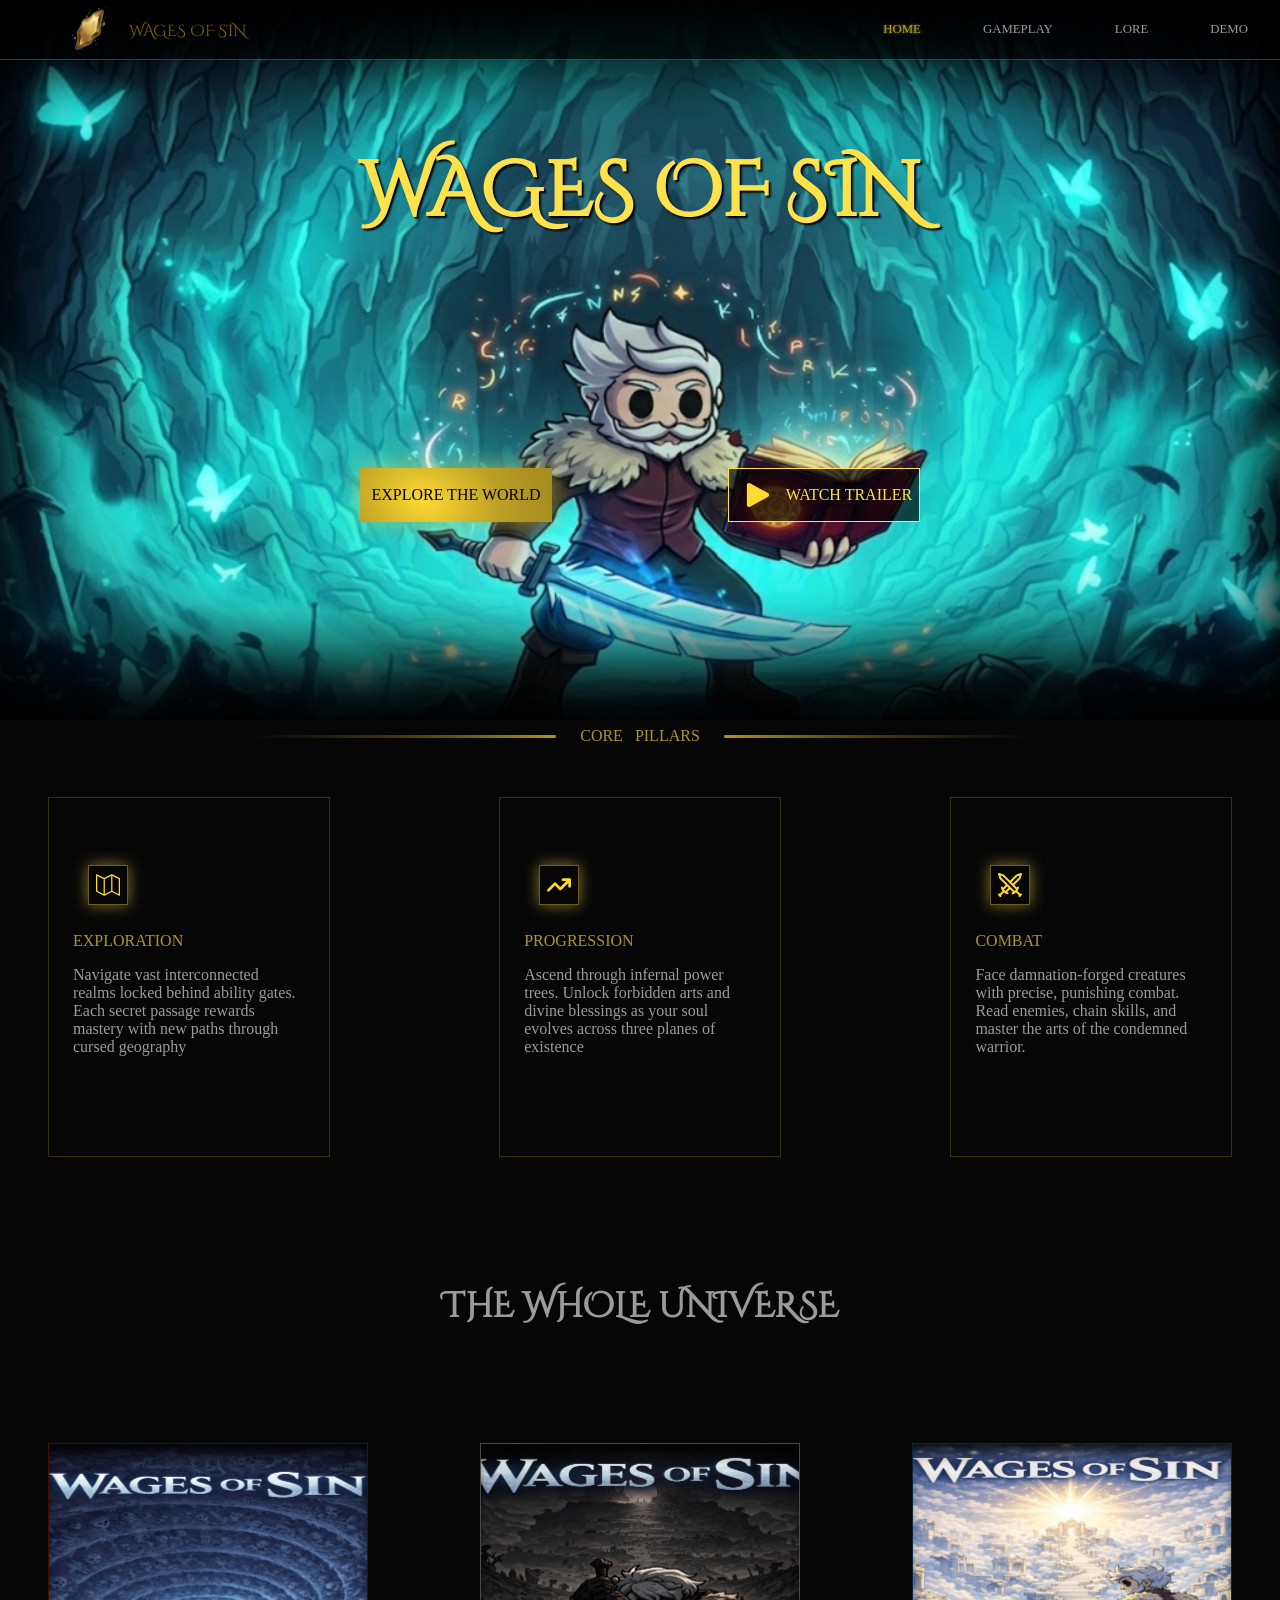
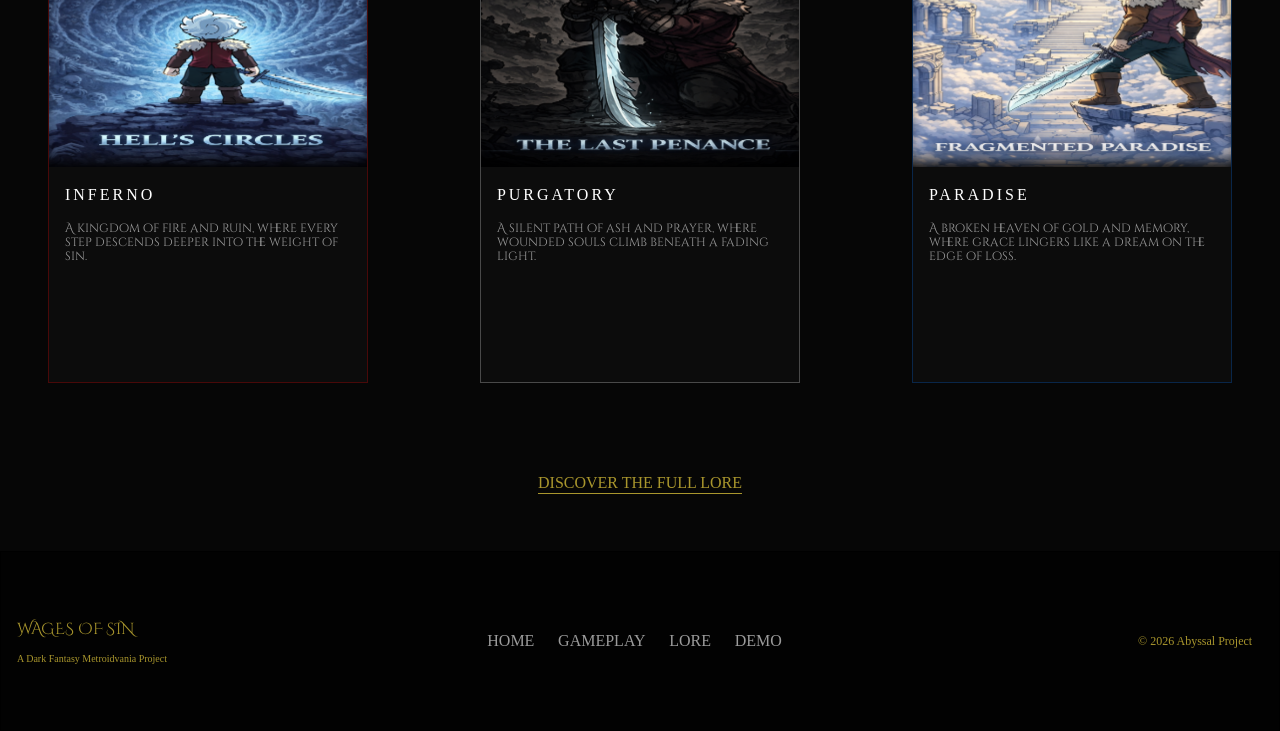
<file: index.html>
<!DOCTYPE html>
<html lang="en">
<head>
    <meta charset="UTF-8">
    <meta name="viewport" content="width=device-width, initial-scale=1.0">
    <title>Wages Of Sin</title>

    <link rel="stylesheet" href="CSS/home.css">
</head>

<body>

    <section id="main-section">
        
        <div id="game-image">
            <header id="header">
                <div id="franchise-area">
                    <img id="franchise-logo" alt="logo" src="IMGS/Sin-remnant.svg">
    
                    <p id="franchise-name">WAGES OF SIN</p>
                </div>
    
                <div id="redirect-area">
                    <a id="homepage" class="redirect" href="index.html">HOME</a>
                    <a id="gameplay" class="redirect" href="gameplay.html">GAMEPLAY</a>
                    <a id="lore" class="redirect" href="lore.html">LORE</a>
                    <a id="demo" class="redirect" href="demo.html">DEMO</a>
                </div>

            </header>


            <section id="intro-section">
    
                <div id="game-title-div">
                    <h1 id="title" class="page-text">WAGES OF SIN</h1>
                </div>
    
                <div id="options-box">
                    <a id="lore-button" class="option" href="lore.html">
                        EXPLORE THE WORLD
                    </a>
    
                    <a id="trailer-button" class="option" href="gameplay.html"> <img id="play-image" src="IMGS/play-solid-full.svg" alt="play-img"> WATCH TRAILER</a>
                </div>
    
            </section>

        </div>

        <div class="section-interval">
            <div class="line left-line"></div>
            <p id="pillars">CORE PILLARS</p>
            <div class="line right-line"></div>

        </div>
        <section id="info-section">

            <div id="exploration-div" class="info-div">
                <div class="top-div">

                    <div class="icon-box">
                    <img id="map-img" class="info-icon" src="IMGS/map-icon.svg" alt="map-icon">
                    </div>
                </div>
                
                <div class="bottom-line">
                    <p class="info-title">EXPLORATION</p>

                    <p class="info-text">Navigate vast interconnected realms locked behind ability gates. Each secret passage rewards mastery with new paths through cursed geography</p>
                </div>
            </div>

            <div id="progression-div" class="info-div">
                
                <div class="top-div">
                    <div class="icon-box">
                    <img id="arrow-img" class="info-icon" src="IMGS/arrow-icon.svg" alt="map-icon">
                    </div>
                </div>
                
                <div class="bottom-line">
                    <p class="info-title">PROGRESSION</p>

                    <p class="info-text">Ascend through infernal power trees. Unlock forbidden arts and divine blessings as your soul evolves across three planes of existence</p>

                </div>
               
            </div>

            <div id="combat-div" class="info-div">
                <div class="top-div">
                    <div class="icon-box">
                    <img id="swords-img" class="info-icon" src="IMGS/sword-icon.svg" alt="map-icon">
                    </div>
                </div>
                <div class="bottom-line">
                    <p class="info-title">COMBAT</p>
    
                    <p class="info-text">Face damnation-forged creatures with precise, punishing combat. Read enemies, chain skills, and master the arts of the condemned warrior.</p>
                </div>

            </div>

        </section>

        <section id="games-section">

            <h2 id="games-apresentation">THE WHOLE UNIVERSE</h2>

            <div id="games-div">

                <div id="first-game-box" class="game-box">

                    <div id="first-game-img" class="games-cover">
                        
                    </div>
                    
                    <div id="first-game-info" class="games-info">
                        <p class="game-info-title" id="first-game-title">INFERNO</p>
                        <p class="game-text" id="first-game-text">A kingdom of fire and ruin, where every step descends deeper into the weight of sin.</p>
                    </div>

                </div>


                <div id="second-game-box" class="game-box">
                    <div id="second-game-img" class="games-cover">
                        
                    </div>                    
                    <div id="second-game-info" class="games-info">
                        <p class="game-info-title" id="second-game-title">PURGATORY</p>
                        <p class="game-text" id="second-game-text">A silent path of ash and prayer, where wounded souls climb beneath a fading light.</p>
                    </div>
                    
                </div>


                <div id="third-game-box" class="game-box">
                
                    <div id="third-game-img" class="games-cover">
                    </div>                       
                    <div id="third-game-info" class="games-info">
                        <p class="game-info-title" id="third-game-title">PARADISE</p>
                        <p class="game-text" id="third-game-text">A broken heaven of gold and memory, where grace lingers like a dream on the edge of loss.</p>
                    </div>
                    
                </div>

            </div>
    
            <a href="lore.html" id="lore-page-link">DISCOVER THE FULL LORE </a>
        </section>

        
    </section>

    <footer>
        <div id="disclaimer" class="footer-areas">
            <p class="disclaimer-text">WAGES OF SIN</p>
            <p class="disclaimer-text" id="disclaimer-description">A Dark Fantasy Metroidvania Project</p>
        </div>
        
        <div id="redirect-area2" class="footer-areas">
            <a id="homepage2" class="redirect rdt2" href="index.html">HOME</a>
            <a id="gameplay2" class="redirect rdt2" href="gameplay.html">GAMEPLAY</a>
            <a id="lore2" class="redirect rdt2" href="lore.html">LORE</a>
            <a id="demo2" class="redirect rdt2" href="demo.html">DEMO</a>
        </div>
        
        <div id="corporation-disclaimer" class="footer-areas">
            <p id="corporation-text" class="golden-text">© 2026 Abyssal Project</p>
        </div>

    </footer>

</body>

</html>
</file>
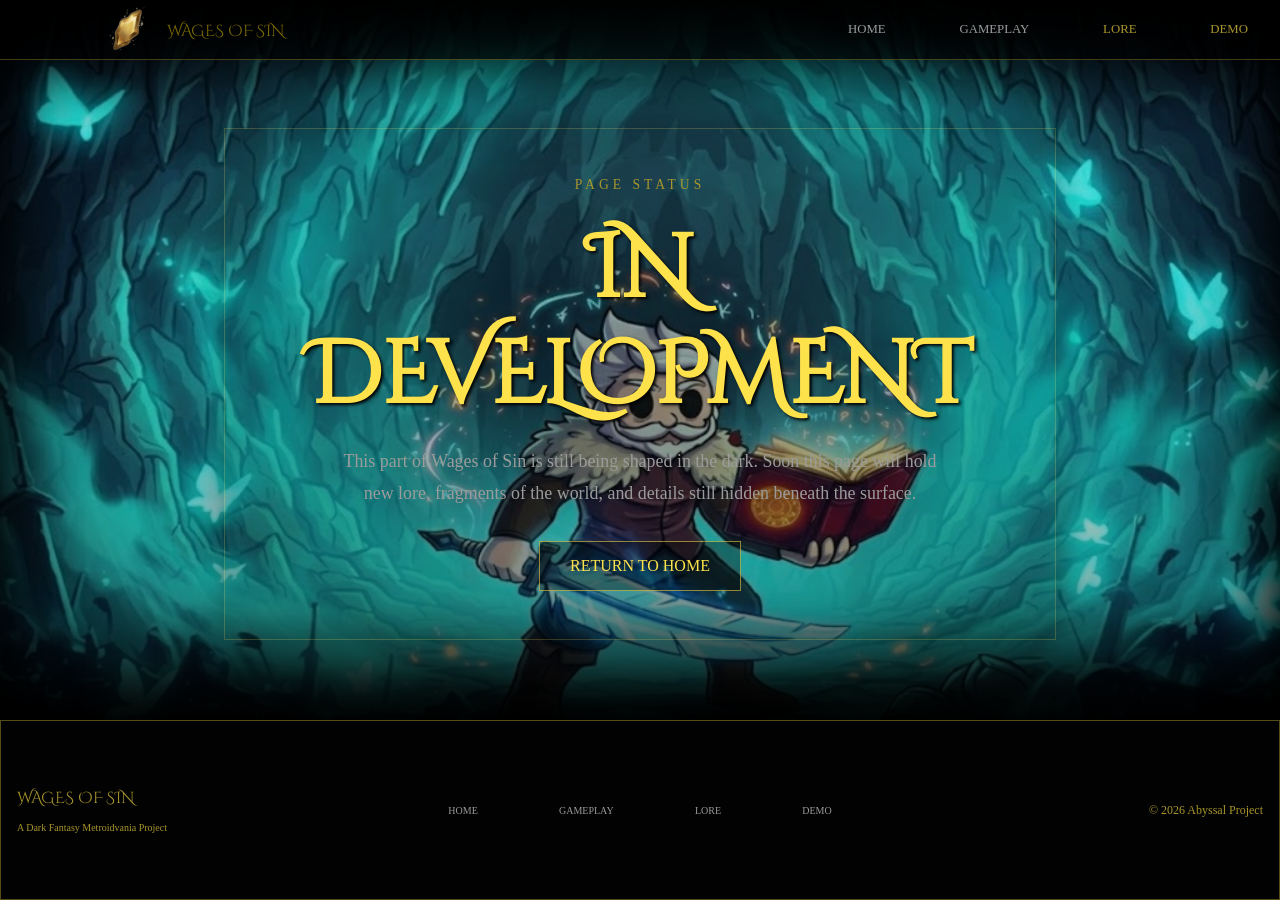
<file: development.html>
<!DOCTYPE html>
<html lang="en">
<head>
    <meta charset="UTF-8">
    <meta name="viewport" content="width=device-width, initial-scale=1.0">
    <title>Wages of Sin - In Development</title>
    <link rel="stylesheet" href="CSS/development.css">
</head>
<body>
    <section id="main-section">
        <header id="header">
            <div id="franchise-area">
                <img id="franchise-logo" alt="Wages of Sin logo" src="IMGS/Sin-remnant.svg">
                <p id="franchise-name">WAGES OF SIN</p>
            </div>
            <nav id="redirect-area" aria-label="Primary navigation">
                <a id="homepage" class="redirect" href="index.html">HOME</a>
                <a id="gameplay" class="redirect" href="gameplay.html">GAMEPLAY</a>
                <a id="lore" class="redirect" href="lore.html">LORE</a>
                <a id="demo" class="redirect" href="development.html">DEMO</a>
            </nav>
        </header>

        <section id="hero-section">
            <div id="hero-overlay">
                <p id="eyebrow">PAGE STATUS</p>
                <h1 id="title">IN DEVELOPMENT</h1>
                <p id="description">This part of Wages of Sin is still being shaped in the dark. Soon this page will hold new lore, fragments of the world, and details still hidden beneath the surface.</p>
                <a id="return-link" href="index.html">RETURN TO HOME</a>
            </div>
        </section>
    </section>

    <footer>
        <div id="disclaimer" class="footer-areas">
            <p class="disclaimer-text">WAGES OF SIN</p>
            <p class="disclaimer-text" id="disclaimer-description">A Dark Fantasy Metroidvania Project</p>
        </div>
        <div id="redirect-area2" class="footer-areas">
            <a id="homepage2" class="redirect rdt2" href="index.html">HOME</a>
            <a id="gameplay2" class="redirect rdt2" href="gameplay.html">GAMEPLAY</a>
            <a id="lore2" class="redirect rdt2" href="lore.html">LORE</a>
            <a id="demo2" class="redirect rdt2" href="development.html">DEMO</a>
        </div>
        <div id="corporation-disclaimer" class="footer-areas">
            <p id="corporation-text">© 2026 Abyssal Project</p>
        </div>
    </footer>
</body>
</html>
</file>
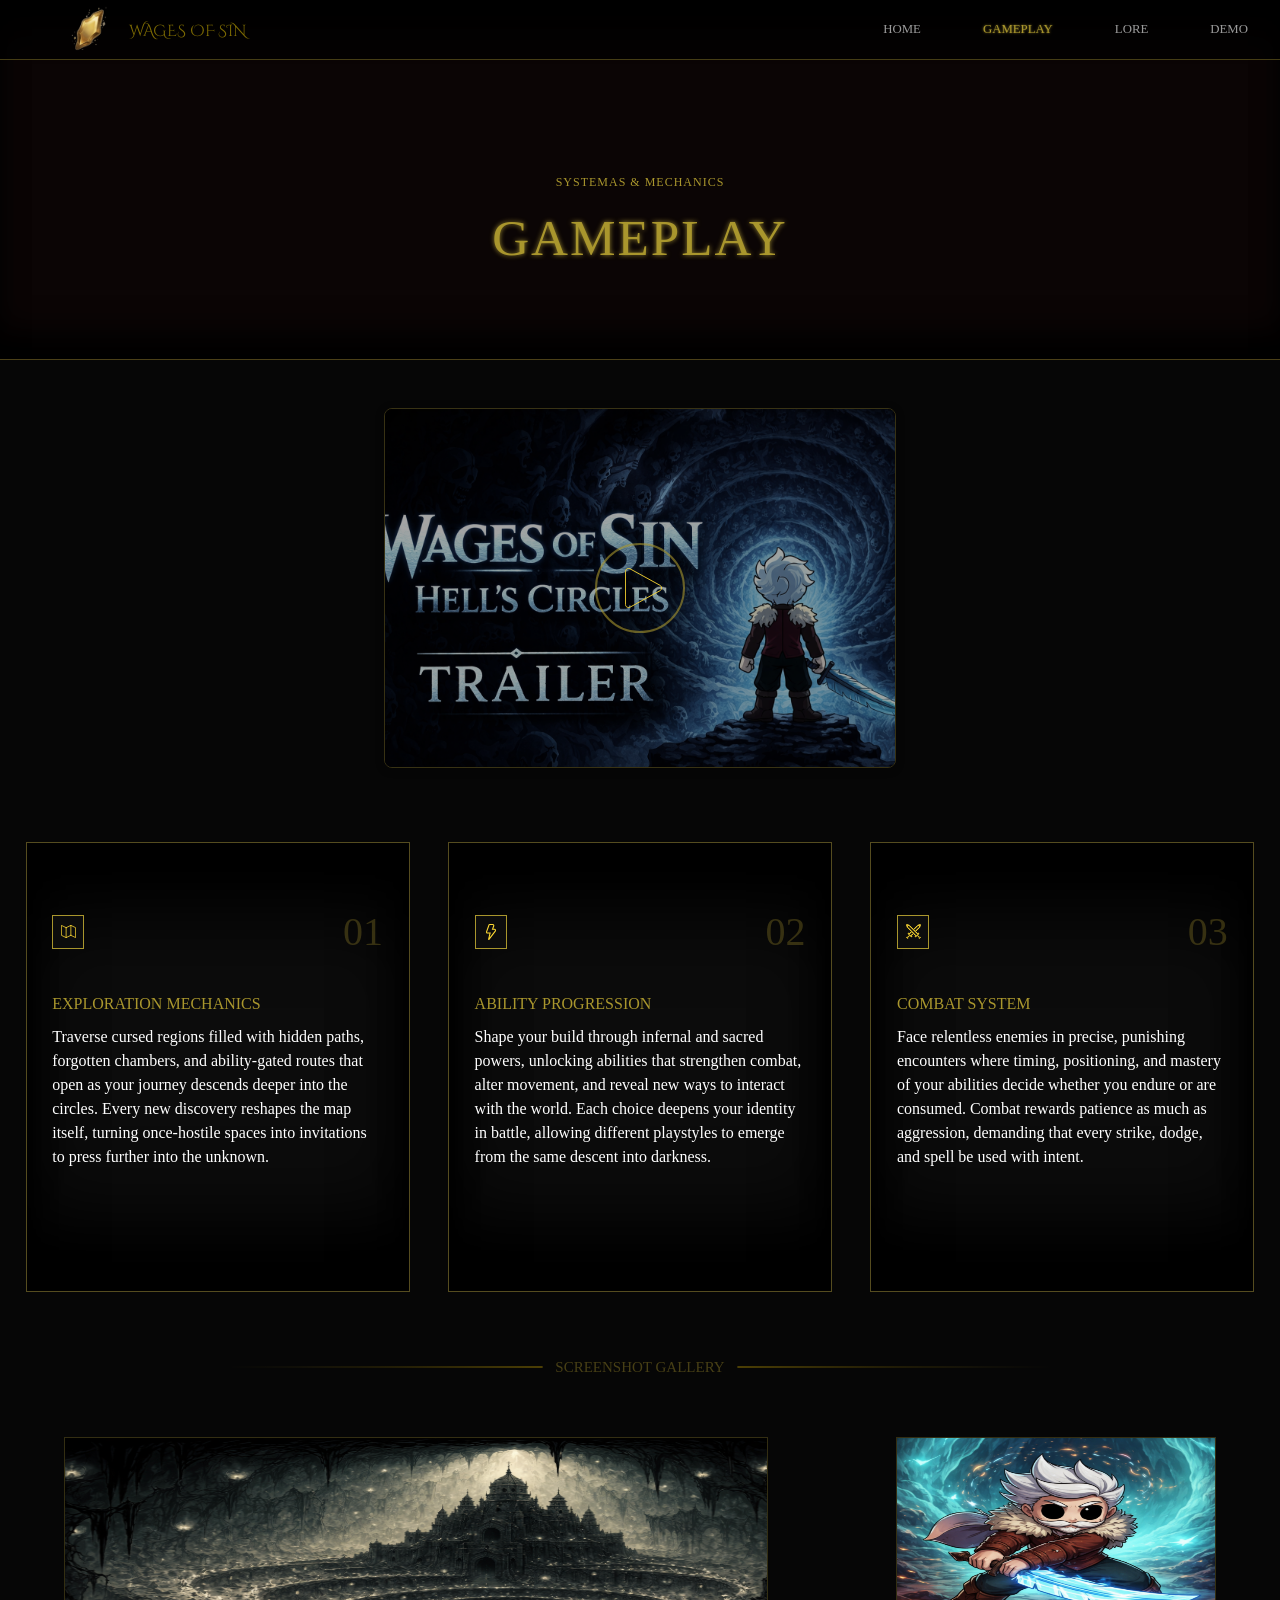
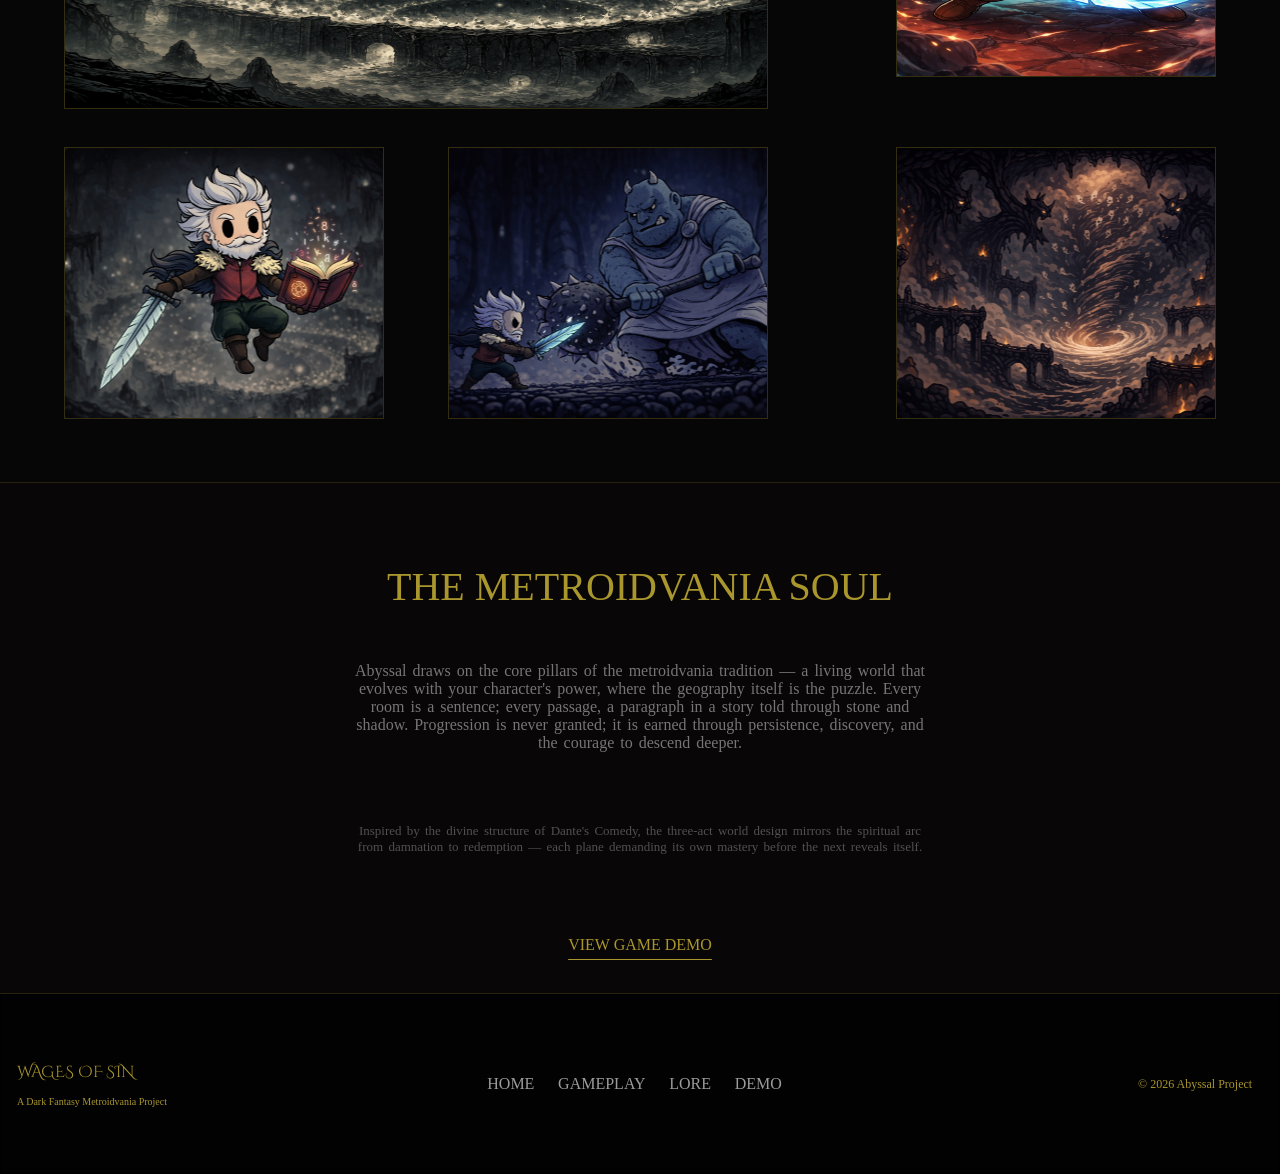
<file: gameplay.html>
<!DOCTYPE html>
<html lang="en">
<head>
    <meta charset="UTF-8">
    <meta name="viewport" content="width=device-width, initial-scale=1.0">
    <title>Wages of Sin</title>

    <link rel="stylesheet" href="CSS/gameplay.css">
</head>
<body>
    
    <section id="main-section">
       <header>
            <div id="franchise-area">
                <img id="franchise-logo" alt="logo" src="IMGS/Sin-remnant.svg">

                <p id="franchise-name">WAGES OF SIN</p>
            </div>

            <div id="redirect-area">
                <a id="homepage" class="redirect" href="index.html">HOME</a>
                <a id="gameplay" class="redirect" href="gameplay.html">GAMEPLAY</a>
                <a id="lore" class="redirect" href="lore.html">LORE</a>
                <a id="demo" class="redirect" href="demo.html">DEMO</a>
            </div>

        </header>

        <section id="title-section">

            <h2 id="subtitle">SYSTEMAS &amp; MECHANICS</h2>
            <h1 id="title">GAMEPLAY</h1>
        </section>

        <div id="game-trailer-div">
            <video id="game-trailer" src="" poster="IMGS/game-trailer.png"></video>
            <button id="trailer-play-button" aria-label="Play trailer">
                <img id="play-button-icon" src="IMGS/play-button-border.svg" alt="">
            </button>
        </div>

        <section id="mechanics-section">
    
            <div id="exploration" class="mechanics-box">
    
                <div class="mechanics-line upper-line">
                    <div class="icon-box">
                    <img class="icon" id="map-icon" src="IMGS/map-icon.svg" alt="">
                    </div>
    
                    <p class="numeration">01</p>
                </div>
    
                <div class="mechanics-line midle-line">
                    <p class="mechanics-title">EXPLORATION MECHANICS</p>
                    <p class="mechanics-description">Traverse cursed regions filled with hidden paths, forgotten chambers, and ability-gated routes that open as your journey descends deeper into the circles. Every new discovery reshapes the map itself, turning once-hostile spaces into invitations to press further into the unknown.</p>
                </div>
    
                <div class="mechanics-line lower-line"></div>
    
            </div>
    
            <div id="ability" class="mechanics-box">
    
                <div class="mechanics-line upper-line">
                    <div class="icon-box">
                    <img class="icon" id="thunder-icon" src="IMGS/thunder.svg" alt="">
                    </div>
    
                    <p class="numeration">02</p>
                </div>
    
                <div class="mechanics-line midle-line">
                    <p class="mechanics-title">ABILITY PROGRESSION</p>
                    <p class="mechanics-description">Shape your build through infernal and sacred powers, unlocking abilities that strengthen combat, alter movement, and reveal new ways to interact with the world. Each choice deepens your identity in battle, allowing different playstyles to emerge from the same descent into darkness.</p>
                </div>
    
                <div class="mechanics-line lower-line"></div>
    
            </div>
    
            <div id="combat" class="mechanics-box">
    
                <div class="mechanics-line upper-line">
                    <div class="icon-box">
                    <img class="icon" id="sword-icon" src="IMGS/sword-icon.svg" alt="">
                    </div>
    
                    <p class="numeration">03</p>
                </div>
    
                <div class="mechanics-line midle-line">
                    <p class="mechanics-title">COMBAT SYSTEM</p>
                    <p class="mechanics-description">Face relentless enemies in precise, punishing encounters where timing, positioning, and mastery of your abilities decide whether you endure or are consumed. Combat rewards patience as much as aggression, demanding that every strike, dodge, and spell be used with intent.</p>
                </div>
    
                <div class="mechanics-line lower-line"></div>
    
            </div>
        </section>

        <section id="pictures-section">
            
            <div id="divisor-place">
                <div class="yellow-line" id="right-line"></div>
                <p id="screenshot-gallery">SCREENSHOT GALLERY</p>
                <div class="yellow-line" id="left-line"></div>
            </div>

            <div id="big-picture-line" class="picture-line">
                
                <div id="big-picture-place" class="picture-place">

                    <div id="big-picture" class="picture img-zoom" >
                        
                        <p class="img-title">FIRST CIRCLE OF HELL</p>

                    </div>
                </div>

                <div id="smaller-picture-place" class="picture-place">
                    <div id="smaller-picture" class="picture img-zoom">
                        <p class="img-title">FIGHT</p>
                    </div>
                </div>
            </div>

            <div id="bottom-picture-line" class="picture-line">

                <div id="two-first-img-place">
                    <div id="bottom-left-picture-place" class="picture-place">
                        <div id="bottom-left-picture" class="picture img-zoom">
                            <p class="img-title">EXPLORE</p>
                        </div>
                    </div>

                    <div id="bottom-middle-picture-place" class="picture-place">
                        <div id="bottom-middle-picture" class="picture img-zoom">
                            <p class="img-title">ATARAX BATTLE</p>
                        </div>
                    </div>
                </div>

                <div id="bottom-right-picture-place" class="picture-place">
                    <div id="bottom-right-picture" class="picture img-zoom">
                        <p class="img-title">SECOND CIRCLE OF HELL</p>
                    </div>
                </div>
            </div>

        </section>
    </section>
    
    <section id="metroidvania-section">

        <p id="metroidvania-title">THE METROIDVANIA SOUL</p>

        <div id="metroidvania-text-div">

            <p id="metroidvania-text">
                Abyssal draws on the core pillars of the metroidvania tradition — 
                a living world that evolves with your character's power, where the geography 
                itself is the puzzle. Every room is a sentence; every passage, a paragraph in a story 
                told through stone and shadow. Progression is never granted; it is earned through persistence, 
                discovery, and the courage to descend deeper.
            </p>

        </div>

        <div id="metroidvania-description-div">

            <p id="metroidvania-description">
                Inspired by the divine structure of Dante's 
                Comedy, the three-act world design mirrors the spiritual arc from damnation 
                to redemption — each plane demanding its own mastery before the next reveals 
                itself.
            </p>

        </div>

        <a id="demo-redirect" href="demo.html">VIEW GAME DEMO</a>

    </section>


    <footer>
        <div id="disclaimer" class="footer-areas">
            <p class="disclaimer-text">WAGES OF SIN</p>
            <p class="disclaimer-text" id="disclaimer-description">A Dark Fantasy Metroidvania Project</p>
        </div>
        
        <div id="redirect-area2" class="footer-areas">
            <a id="homepage2" class="redirect rdt2" href="index.html">HOME</a>
            <a id="gameplay2" class="redirect rdt2" href="gameplay.html">GAMEPLAY</a>
            <a id="lore2" class="redirect rdt2" href="lore.html">LORE</a>
            <a id="demo2" class="redirect rdt2" href="demo.html">DEMO</a>
        </div>
        
        <div id="corporation-disclaimer" class="footer-areas">
            <p id="corporation-text" class="golden-text">© 2026 Abyssal Project</p>
        </div>

    </footer>
    <script src="JS/gameplay.js"></script>
</body>
</html>
</file>
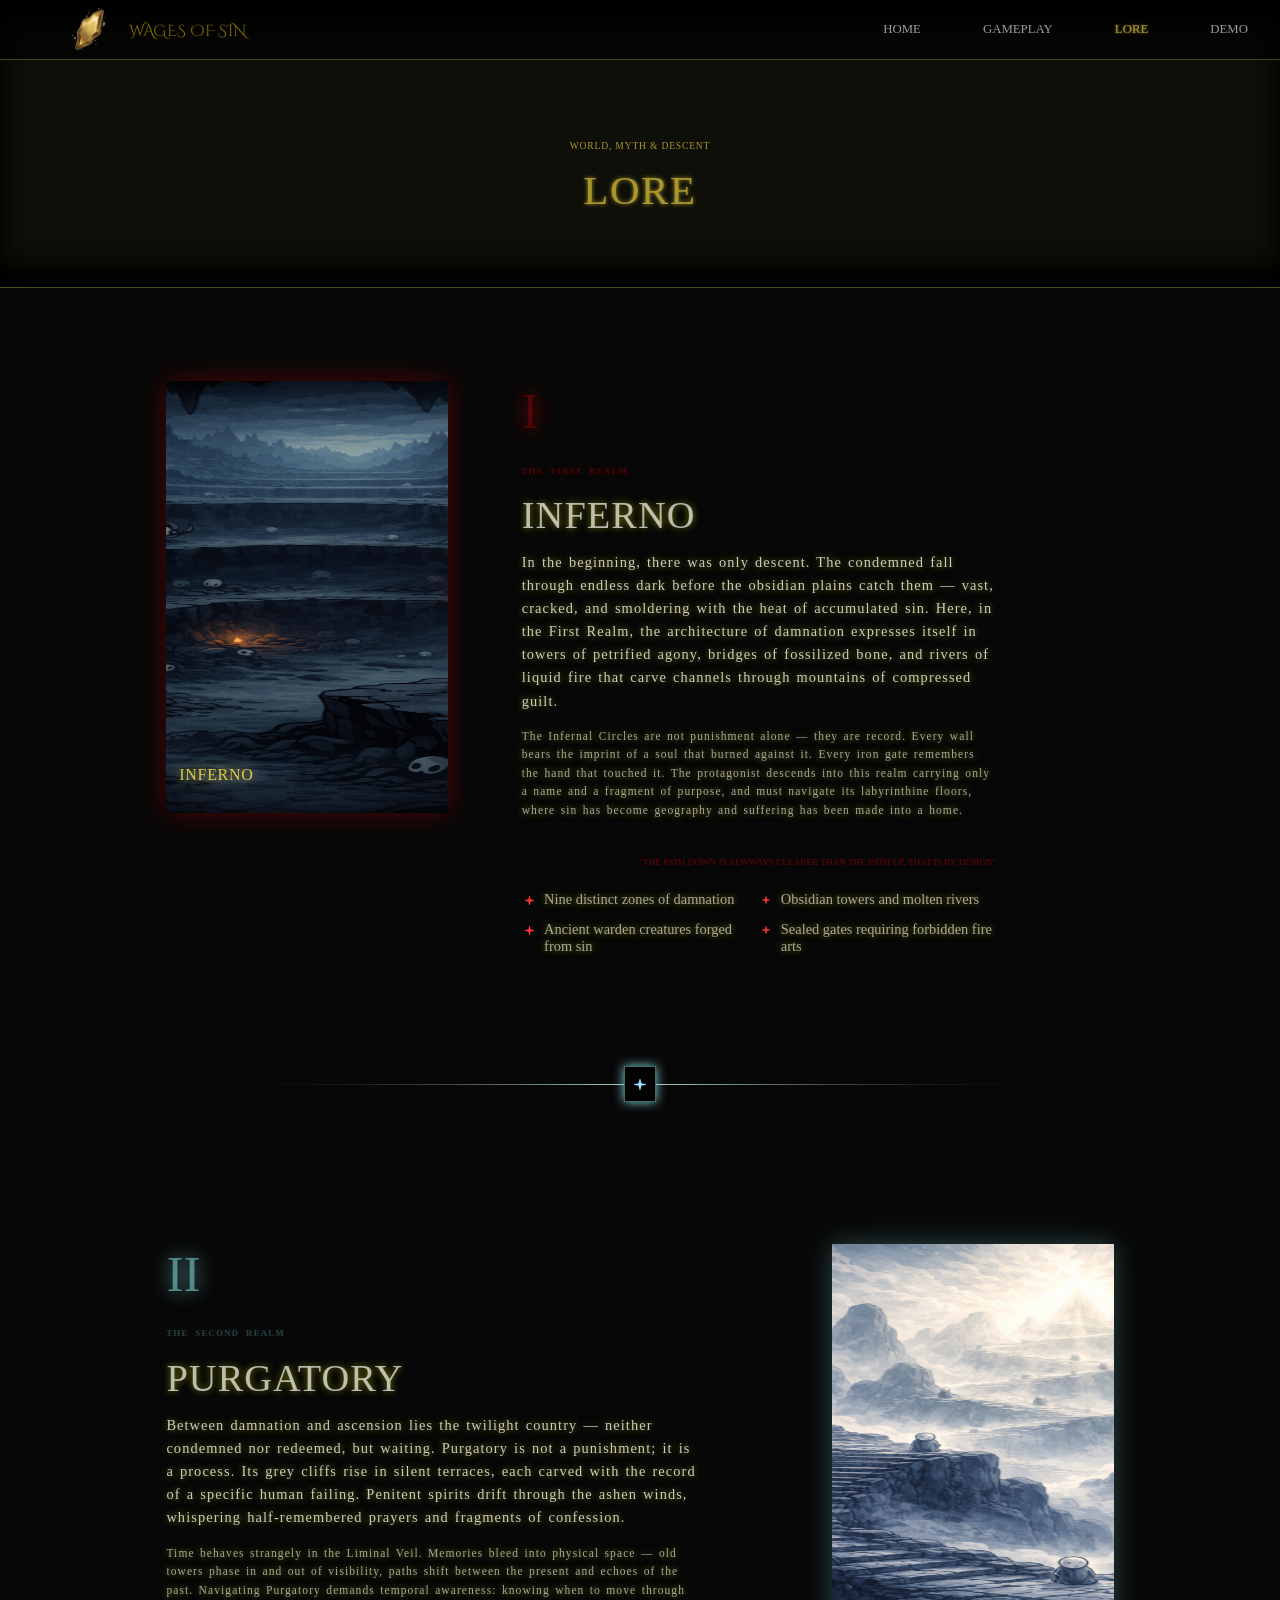
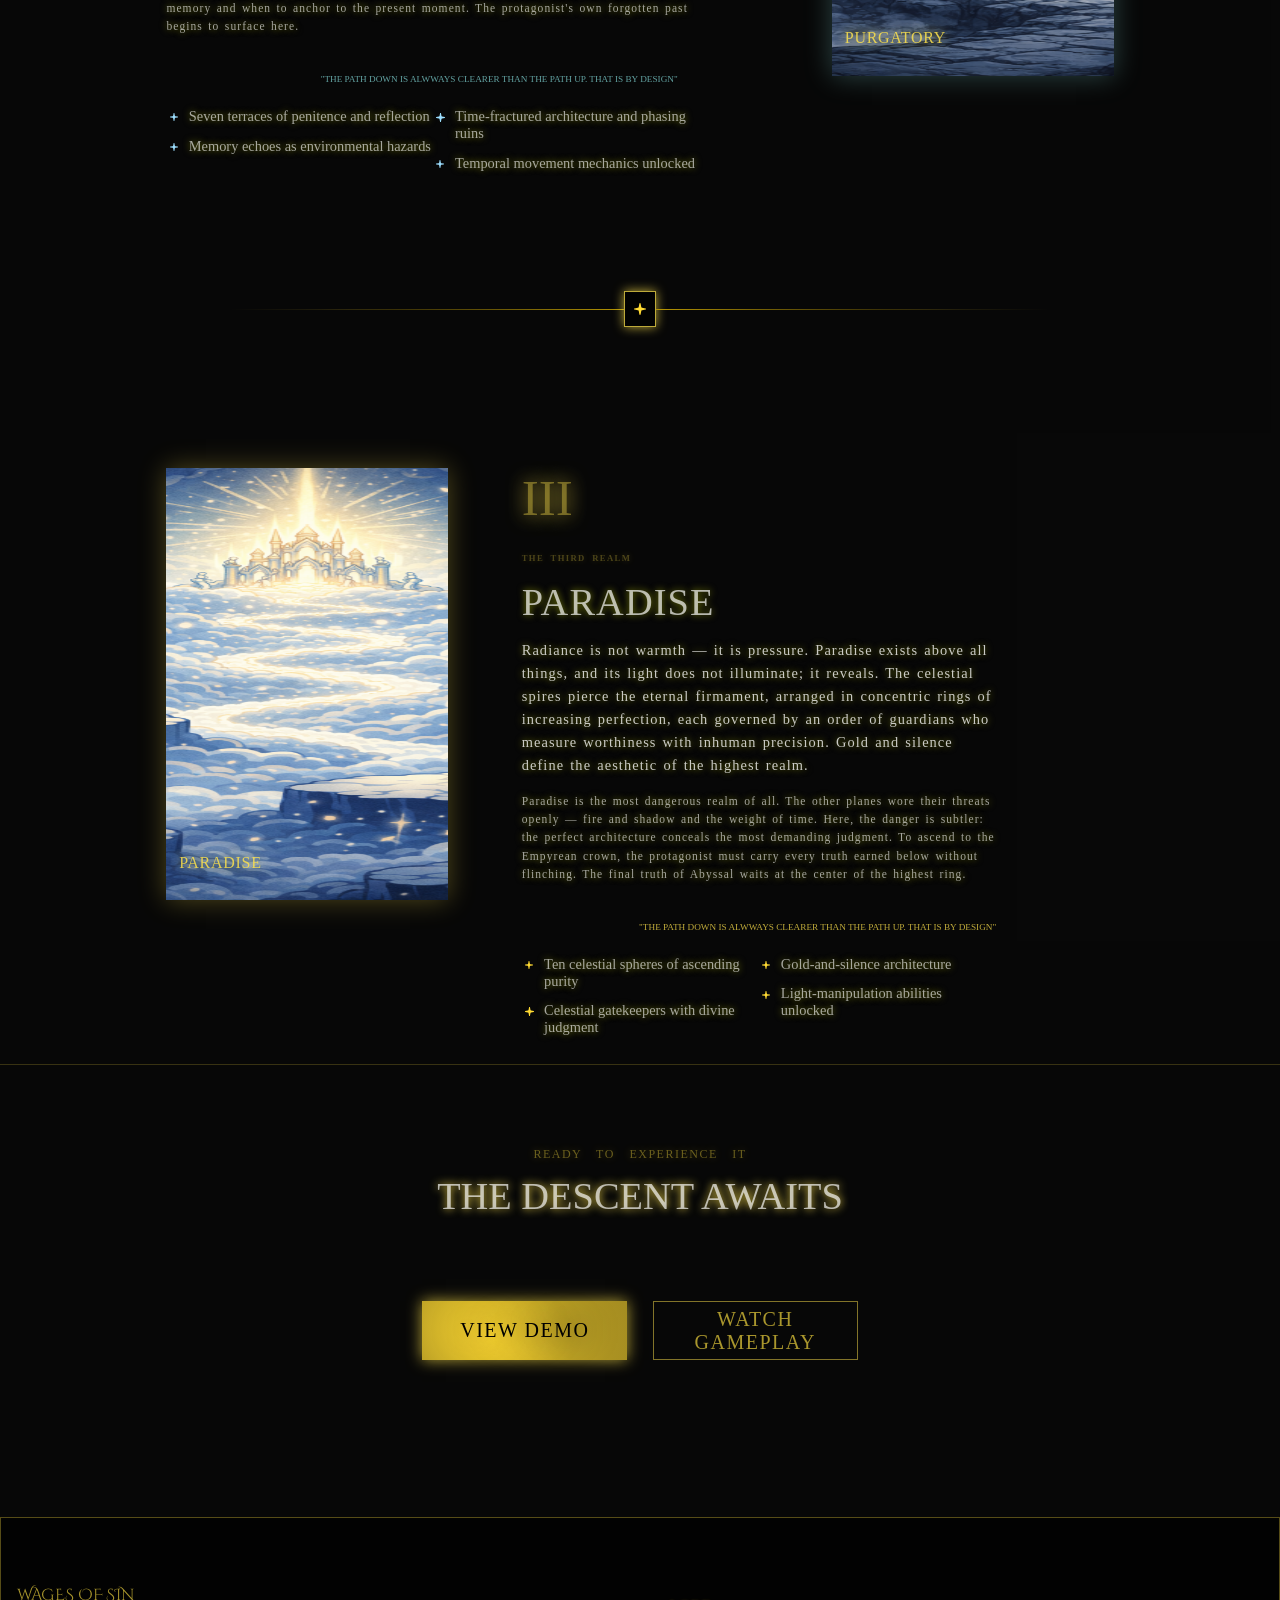
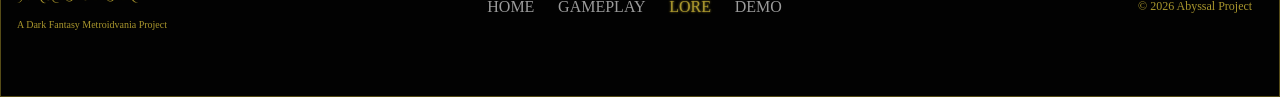
<file: lore.html>
<!DOCTYPE html>
<html lang="en">
<head>
    <meta charset="UTF-8">
    <meta name="viewport" content="width=device-width, initial-scale=1.0">
    <title>Wages of Sin - Lore</title>

    <link rel="stylesheet" href="CSS/lore.css">
</head>
<body>
    
    <section id="main-section">
        <header>
            <div id="franchise-area">
                <img id="franchise-logo" alt="logo" src="IMGS/Sin-remnant.svg">
                <p id="franchise-name">WAGES OF SIN</p>
            </div>

            <div id="redirect-area">
                <a id="homepage" class="redirect" href="index.html">HOME</a>
                <a id="gameplay" class="redirect" href="gameplay.html">GAMEPLAY</a>
                <a id="lore" class="redirect" href="lore.html">LORE</a>
                <a id="demo" class="redirect" href="demo.html">DEMO</a>
            </div>
        </header>

        <section id="title-section">
            <h2 id="subtitle">WORLD, MYTH &amp; DESCENT</h2>
            <h1 id="title">LORE</h1>
        </section>

        <section id="info-section">
    
            <section id="hell-realm-section" class="realm-section">
                
                <div id="hell-img-place" class="realm-img-place">
                    
                    <div id="hell-img" class="realm-img">
                        
                        <p class="realm-img-name">INFERNO</p>

                    </div>
    
                </div>

                <div class="realm-info-place">
                    <p class="realm-number" id="hell-number">I</p>
                    <div class="realm-title-place">
                    
                        <p class="realm-place-name" id="hell-name-place">THE FIRST REALM</p>
                    
                        <p class="realm-name">INFERNO</p>
                    
                    </div>

                    <div class="realm-description">
                    
                        <p class="main-description">In the beginning, there was only descent. The condemned fall through endless dark before the obsidian plains catch them — vast, cracked, and smoldering with the heat of accumulated sin. Here, in the First Realm, the architecture of damnation expresses itself in towers of petrified agony, bridges of fossilized bone, and rivers of liquid fire that carve channels through mountains of compressed guilt.</p>
                    
                        <p class="second-description"> The Infernal Circles are not punishment alone — they are record. Every wall bears the imprint of a soul that burned against it. Every iron gate remembers the hand that touched it. The protagonist descends into this realm carrying only a name and a fragment of purpose, and must navigate its labyrinthine floors, where sin has become geography and suffering has been made into a home.</p>
                    
                    </div>

                    <p class="realm-message">"THE PATH DOWN IS ALWWAYS CLEARER THAN THE PATH UP. THAT IS BY DESIGN"</p>

                    <div class="realm-list first-realm-list">
                        <div class="right-side">
                            <ul class="realm-items-list">
                                <li class="item"> Nine distinct zones of damnation </li>
                                <li class="item"> Ancient warden creatures forged from sin</li>
                            </ul>
                        </div>

                        <div class="left-side">
                            <ul class="realm-items-list">
                                <li class="item"> Obsidian towers and molten rivers</li>
                                <li class="item"> Sealed gates requiring forbidden fire arts</li>
                            </ul>
                        </div>
                    </div>
                </div>
    
            </section>

            <div class="divisor-place" id="first-divisor">
                
                <div class="line" id="blue-left-line"></div>

                <div class="divisor-box" id="blue-divisor-box">

                        <img class="star" id="first-star" src="IMGS/blue-star.svg" alt="star">
                
                </div>

                <div class="line" id="blue-right-line"></div>

            </div>

            <section id="second-realm-section" class="realm-section">
                
                <div id="second-img-place" class="realm-img-place">
                    
                    <div id="second-img" class="realm-img">
                        
                        <p class="realm-img-name">PURGATORY</p>

                    </div>
    
                </div>

                <div class="realm-info-place">
                    <p class="realm-number" id="second-number">II</p>
                    <div class="realm-title-place">
                    
                        <p class="realm-place-name" id="second-name-place">THE SECOND REALM</p>
                    
                        <p class="realm-name">PURGATORY</p>
                    
                    </div>

                    <div class="realm-description">
                    
                        <p class="main-description">Between damnation and ascension lies the twilight country — neither condemned nor redeemed, but waiting. Purgatory is not a punishment; it is a process. Its grey cliffs rise in silent terraces, each carved with the record of a specific human failing. Penitent spirits drift through the ashen winds, whispering half-remembered prayers and fragments of confession.</p>
                    
                        <p class="second-description">Time behaves strangely in the Liminal Veil. Memories bleed into physical space — old towers phase in and out of visibility, paths shift between the present and echoes of the past. Navigating Purgatory demands temporal awareness: knowing when to move through memory and when to anchor to the present moment. The protagonist's own forgotten past begins to surface here.</p>
                    
                    </div>

                    <p class="realm-message">"THE PATH DOWN IS ALWWAYS CLEARER THAN THE PATH UP. THAT IS BY DESIGN"</p>

                    <div class="realm-list second-realm-list">
                        <div class="right-side">
                            <ul class="realm-items-list">
                                <li class="item"> Seven terraces of penitence and reflection </li>
                                <li class="item"> Memory echoes as environmental hazards</li>
                            </ul>
                        </div>

                        <div class="left-side">
                            <ul class="realm-items-list">
                                <li class="item"> Time-fractured architecture and phasing ruins</li>
                                <li class="item"> Temporal movement mechanics unlocked</li>
                            </ul>
                        </div>
                    </div>
                </div>
    
            </section>

            <div class="divisor-place" id="second-divisor">
                
                <div class="line" id="second-left-line"></div>

                <div class="divisor-box" id="second-divisor-box">

                        <img class="star" id="second-star" src="IMGS/star.svg" alt="star">
                
                </div>

                <div class="line" id="second-right-line"></div>

            </div>

            <section id="third-realm-section" class="realm-section">
                
                <div id="third-img-place" class="realm-img-place">
                    
                    <div id="third-img" class="realm-img">
                        
                        <p class="realm-img-name">PARADISE</p>

                    </div>
    
                </div>

                <div class="realm-info-place">
                    <p class="realm-number" id="third-number">III</p>
                    <div class="realm-title-place">
                    
                        <p class="realm-place-name" id="third-name-place">THE THIRD REALM</p>
                    
                        <p class="realm-name">PARADISE</p>
                    
                    </div>

                    <div class="realm-description">
                    
                        <p class="main-description">Radiance is not warmth — it is pressure. Paradise exists above all things, and its light does not illuminate; it reveals. The celestial spires pierce the eternal firmament, arranged in concentric rings of increasing perfection, each governed by an order of guardians who measure worthiness with inhuman precision. Gold and silence define the aesthetic of the highest realm.</p>
                    
                        <p class="second-description">Paradise is the most dangerous realm of all. The other planes wore their threats openly — fire and shadow and the weight of time. Here, the danger is subtler: the perfect architecture conceals the most demanding judgment. To ascend to the Empyrean crown, the protagonist must carry every truth earned below without flinching. The final truth of Abyssal waits at the center of the highest ring.</p>
                    
                    </div>

                    <p class="realm-message">"THE PATH DOWN IS ALWWAYS CLEARER THAN THE PATH UP. THAT IS BY DESIGN"</p>

                    <div class="realm-list third-realm-list">
                        <div class="right-side">
                            <ul class="realm-items-list">
                                <li class="item"> Ten celestial spheres of ascending purity </li>
                                <li class="item"> Celestial gatekeepers with divine judgment</li>
                            </ul>
                        </div>

                        <div class="left-side">
                            <ul class="realm-items-list">
                                <li class="item"> Gold-and-silence architecture</li>
                                <li class="item"> Light-manipulation abilities unlocked</li>
                            </ul>
                        </div>
                    </div>
                </div>
    
            </section>
    
        </section>
    </section>

    <section id="publish-section">
        
        <p id="upper-title-advice">READY TO EXPERIENCE IT</p>
        
        <p id="section-title">THE DESCENT AWAITS</p>

        <div id="buttons-place">
            <a id="demo-button" class="button" href="demo.html">VIEW DEMO</a>
            <a id="gameplay-button" class="button" href="gameplay.html">WATCH GAMEPLAY</a>
        </div>
    </section>


    <footer>
        <div id="disclaimer" class="footer-areas">
            <p class="disclaimer-text">WAGES OF SIN</p>
            <p class="disclaimer-text" id="disclaimer-description">A Dark Fantasy Metroidvania Project</p>
        </div>
        
        <div id="redirect-area2" class="footer-areas">
            <a id="homepage2" class="redirect rdt2" href="index.html">HOME</a>
            <a id="gameplay2" class="redirect rdt2" href="gameplay.html">GAMEPLAY</a>
            <a id="lore2" class="redirect rdt2" href="lore.html">LORE</a>
            <a id="demo2" class="redirect rdt2" href="demo.html">DEMO</a>
        </div>
        
        <div id="corporation-disclaimer" class="footer-areas">
            <p id="corporation-text">© 2026 Abyssal Project</p>
        </div>
    </footer>
</body>
</html>
</file>
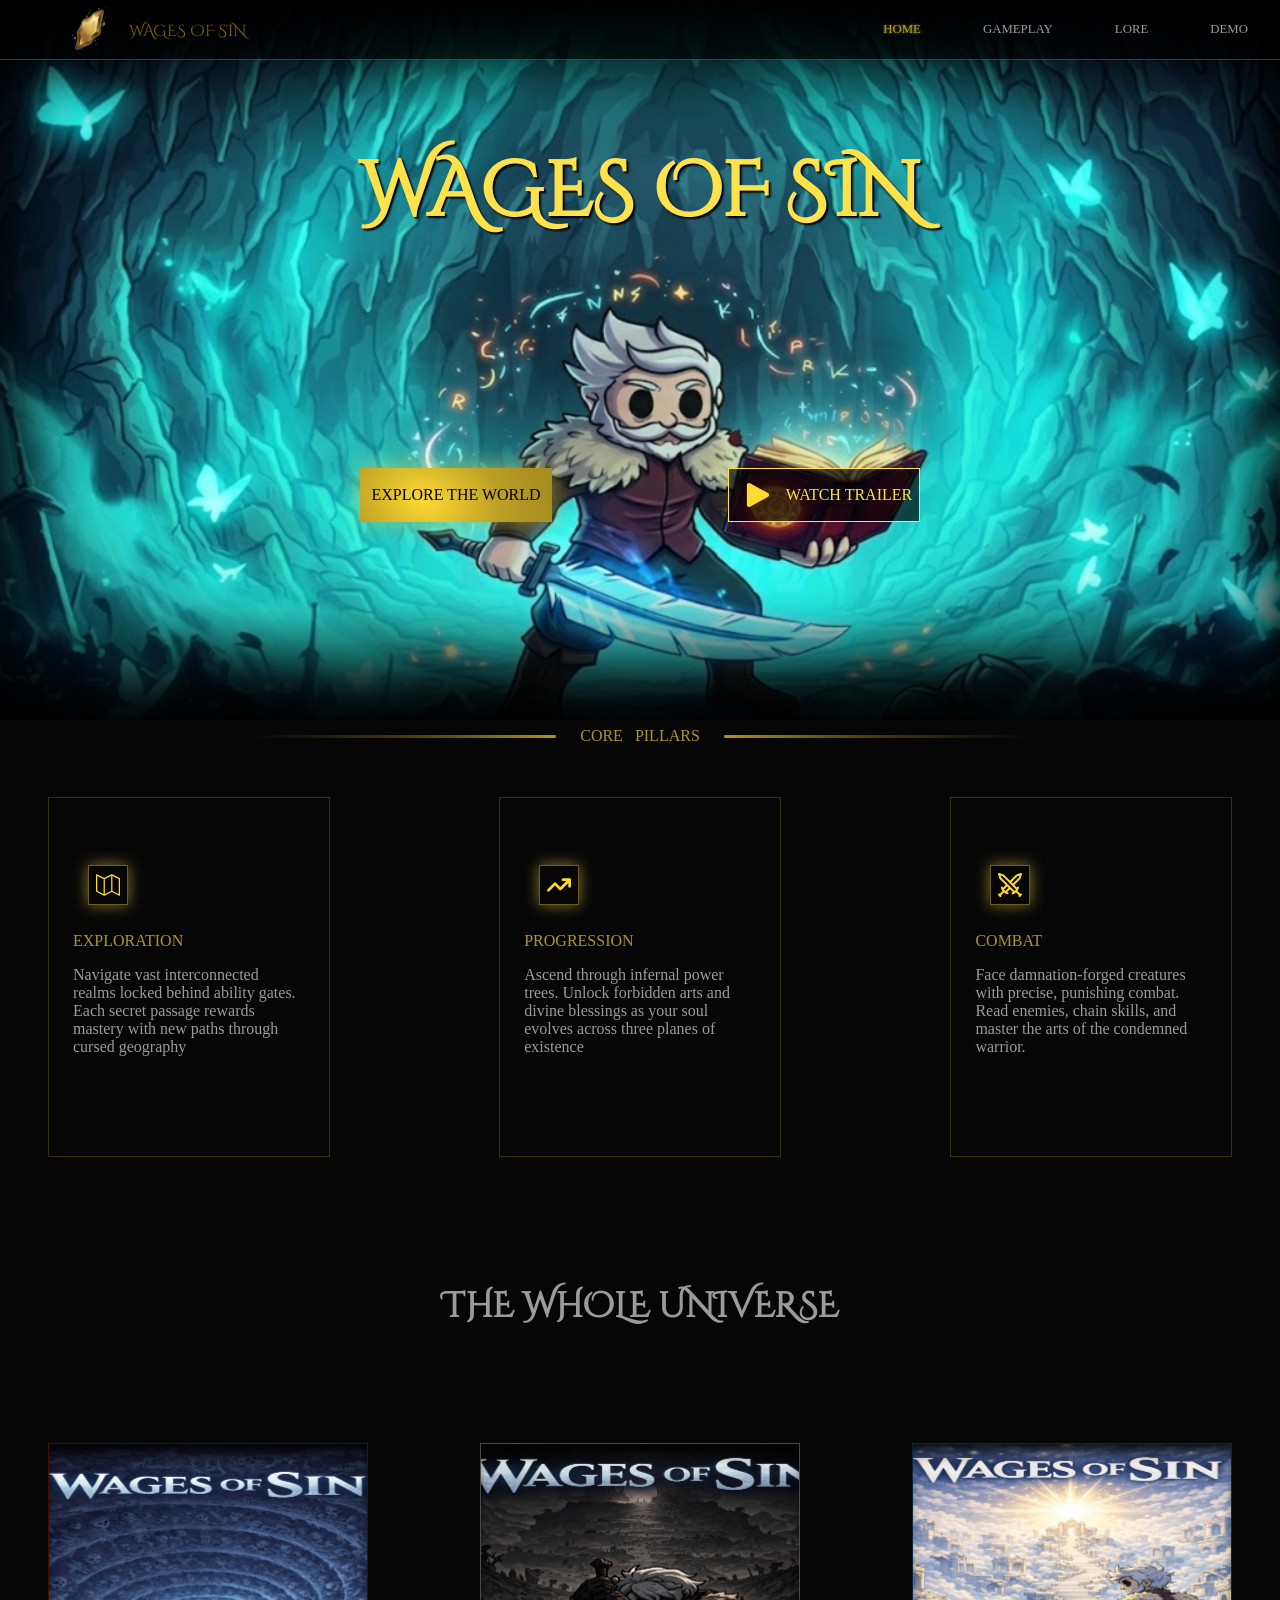
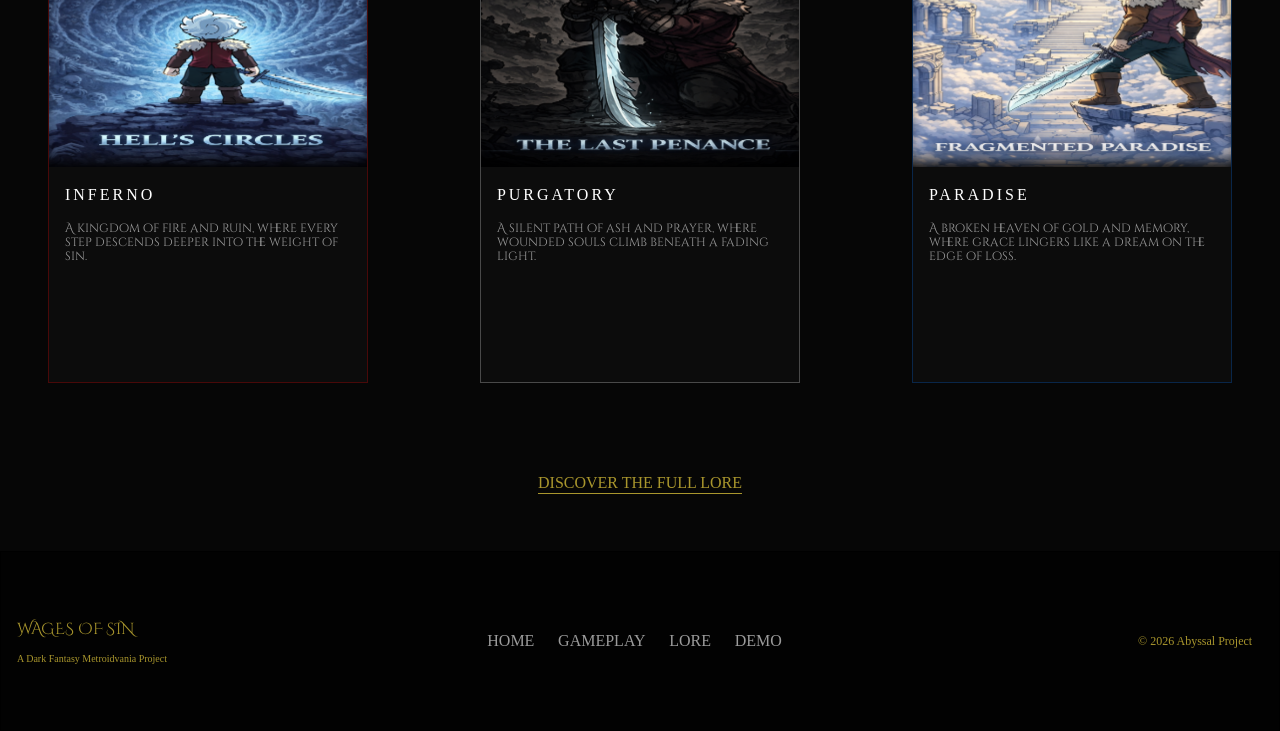
<file: HTML/home.html>
<!DOCTYPE html>
<html lang="en">
<head>
    <meta charset="UTF-8">
    <meta name="viewport" content="width=device-width, initial-scale=1.0">
    <title>Wages Of Sin</title>

    <link rel="stylesheet" href="../CSS/home.css">
</head>

<body>

    <section id="main-section">
        
        <div id="game-image">
            <header id="header">
                <div id="franchise-area">
                    <img id="franchise-logo" alt="logo" src="../IMGS/Sin-remnant.svg">
    
                    <p id="franchise-name">WAGES OF SIN</p>
                </div>
    
                <div id="redirect-area">
                    <a id="homepage" class="redirect" href="home.html">HOME</a>
                    <a id="gameplay" class="redirect" href="gameplay.html">GAMEPLAY</a>
                    <a id="lore" class="redirect" href="lore.html">LORE</a>
                    <a id="demo" class="redirect" href="demo.html">DEMO</a>
                </div>

            </header>


            <section id="intro-section">
    
                <div id="game-title-div">
                    <h1 id="title" class="page-text">WAGES OF SIN</h1>
                </div>
    
                <div id="options-box">
                    <a id="lore-button" class="option" href="lore.html">
                        EXPLORE THE WORLD
                    </a>
    
                    <a id="trailer-button" class="option" href="gameplay.html"> <img id="play-image" src="../IMGS/play-solid-full.svg" alt="play-img"> WATCH TRAILER</a>
                </div>
    
            </section>

        </div>

        <div class="section-interval">
            <div class="line left-line"></div>
            <p id="pillars">CORE PILLARS</p>
            <div class="line right-line"></div>

        </div>
        <section id="info-section">

            <div id="exploration-div" class="info-div">
                <div class="top-div">

                    <div class="icon-box">
                        <img id="map-img" class="info-icon" src="../IMGS/map-icon.svg" alt="map-icon">
                    </div>
                </div>
                
                <div class="bottom-line">
                    <p class="info-title">EXPLORATION</p>

                    <p class="info-text">Navigate vast interconnected realms locked behind ability gates. Each secret passage rewards mastery with new paths through cursed geography</p>
                </div>
            </div>

            <div id="progression-div" class="info-div">
                
                <div class="top-div">
                    <div class="icon-box">
                        <img id="arrow-img" class="info-icon" src="../IMGS/arrow-icon.svg" alt="map-icon">
                    </div>
                </div>
                
                <div class="bottom-line">
                    <p class="info-title">PROGRESSION</p>

                    <p class="info-text">Ascend through infernal power trees. Unlock forbidden arts and divine blessings as your soul evolves across three planes of existence</p>

                </div>
               
            </div>

            <div id="combat-div" class="info-div">
                <div class="top-div">
                    <div class="icon-box">
                        <img id="swords-img" class="info-icon" src="../IMGS/sword-icon.svg" alt="map-icon">
                    </div>
                </div>
                <div class="bottom-line">
                    <p class="info-title">COMBAT</p>
    
                    <p class="info-text">Face damnation-forged creatures with precise, punishing combat. Read enemies, chain skills, and master the arts of the condemned warrior.</p>
                </div>

            </div>

        </section>

        <section id="games-section">

            <h2 id="games-apresentation">THE WHOLE UNIVERSE</h2>

            <div id="games-div">

                <div id="first-game-box" class="game-box">

                    <div id="first-game-img" class="games-cover">
                        
                    </div>
                    
                    <div id="first-game-info" class="games-info">
                        <p class="game-info-title" id="first-game-title">INFERNO</p>
                        <p class="game-text" id="first-game-text">A kingdom of fire and ruin, where every step descends deeper into the weight of sin.</p>
                    </div>

                </div>


                <div id="second-game-box" class="game-box">
                    <div id="second-game-img" class="games-cover">
                        
                    </div>                    
                    <div id="second-game-info" class="games-info">
                        <p class="game-info-title" id="second-game-title">PURGATORY</p>
                        <p class="game-text" id="second-game-text">A silent path of ash and prayer, where wounded souls climb beneath a fading light.</p>
                    </div>
                    
                </div>


                <div id="third-game-box" class="game-box">
                
                    <div id="third-game-img" class="games-cover">
                    </div>                       
                    <div id="third-game-info" class="games-info">
                        <p class="game-info-title" id="third-game-title">PARADISE</p>
                        <p class="game-text" id="third-game-text">A broken heaven of gold and memory, where grace lingers like a dream on the edge of loss.</p>
                    </div>
                    
                </div>

            </div>
    
            <a href="lore.html" id="lore-page-link">DISCOVER THE FULL LORE </a>
        </section>

        
    </section>

    <footer>
        <div id="disclaimer" class="footer-areas">
            <p class="disclaimer-text">WAGES OF SIN</p>
            <p class="disclaimer-text" id="disclaimer-description">A Dark Fantasy Metroidvania Project</p>
        </div>
        
        <div id="redirect-area2" class="footer-areas">
            <a id="homepage2" class="redirect rdt2" href="home.html">HOME</a>
            <a id="gameplay2" class="redirect rdt2" href="gameplay.html">GAMEPLAY</a>
            <a id="lore2" class="redirect rdt2" href="lore.html">LORE</a>
            <a id="demo2" class="redirect rdt2" href="demo.html">DEMO</a>
        </div>
        
        <div id="corporation-disclaimer" class="footer-areas">
            <p id="corporation-text" class="golden-text">© 2026 Abyssal Project</p>
        </div>

    </footer>

</body>

</html>
</file>
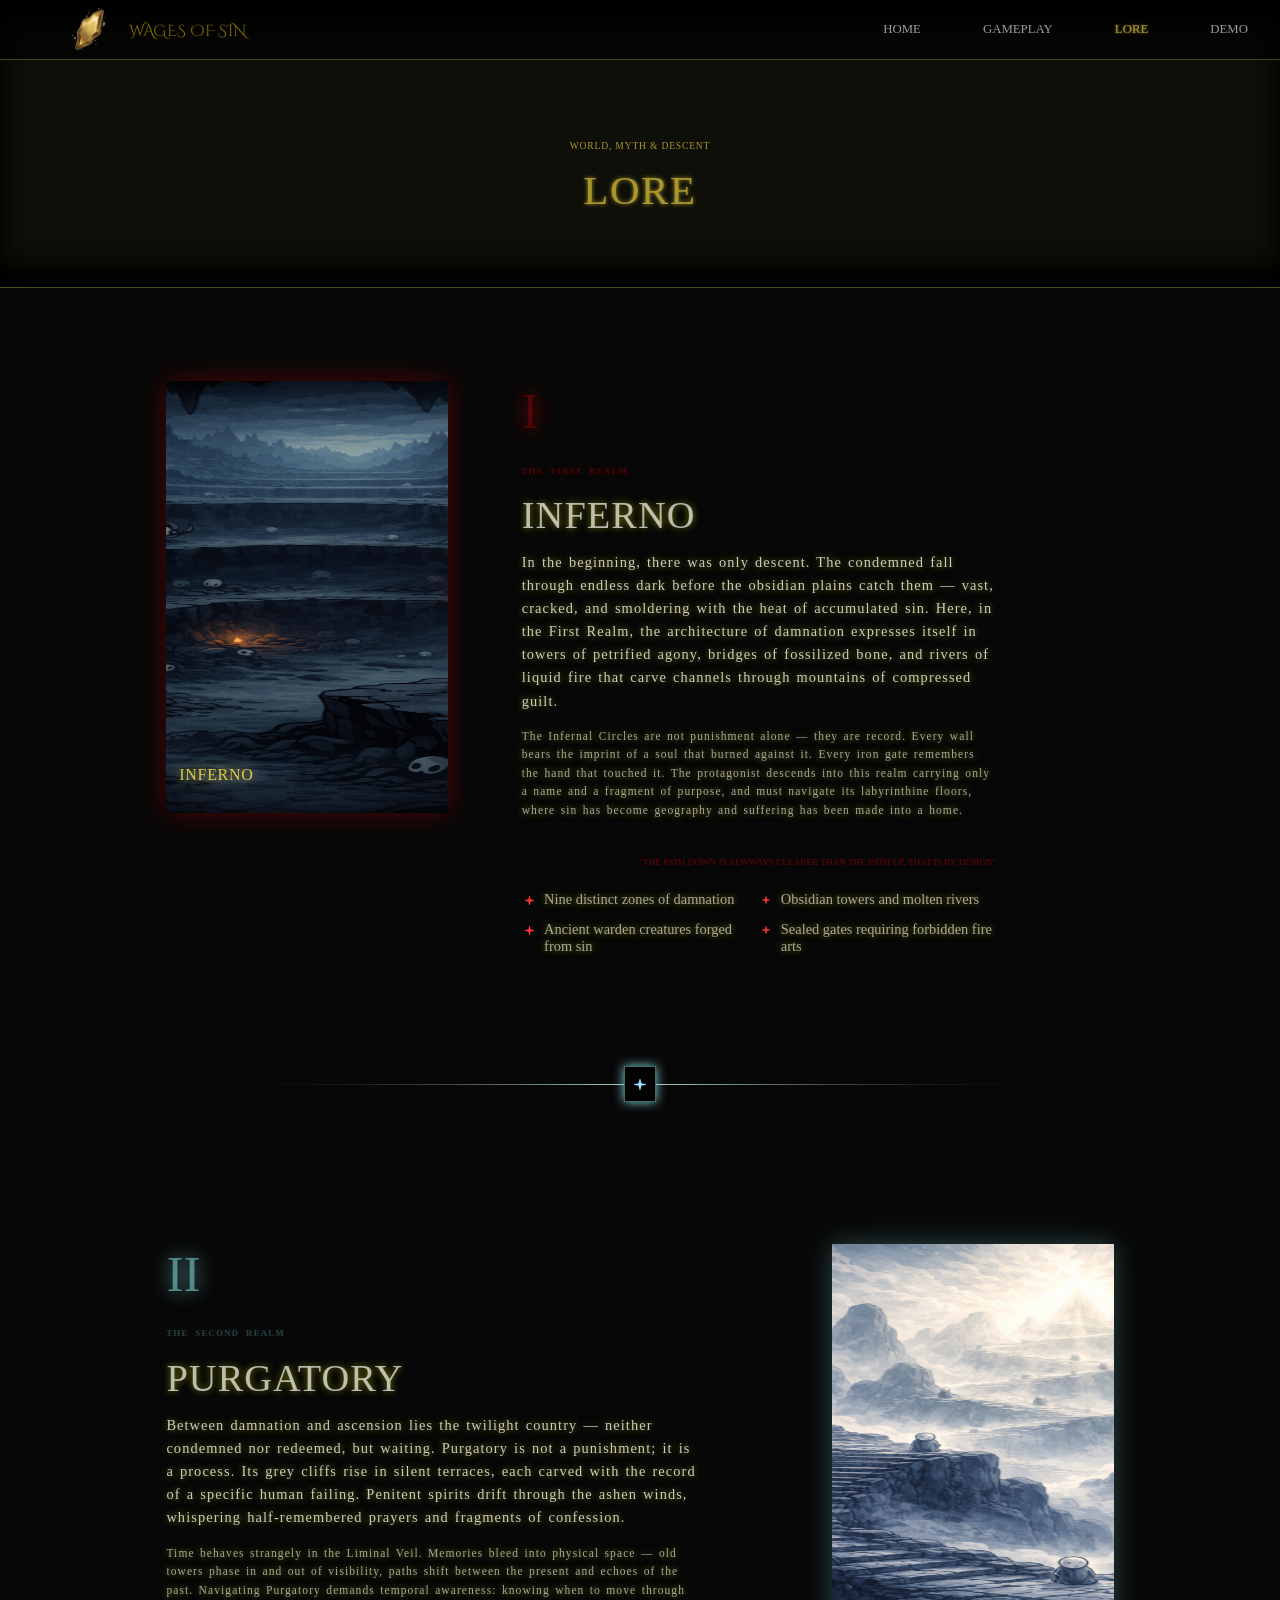
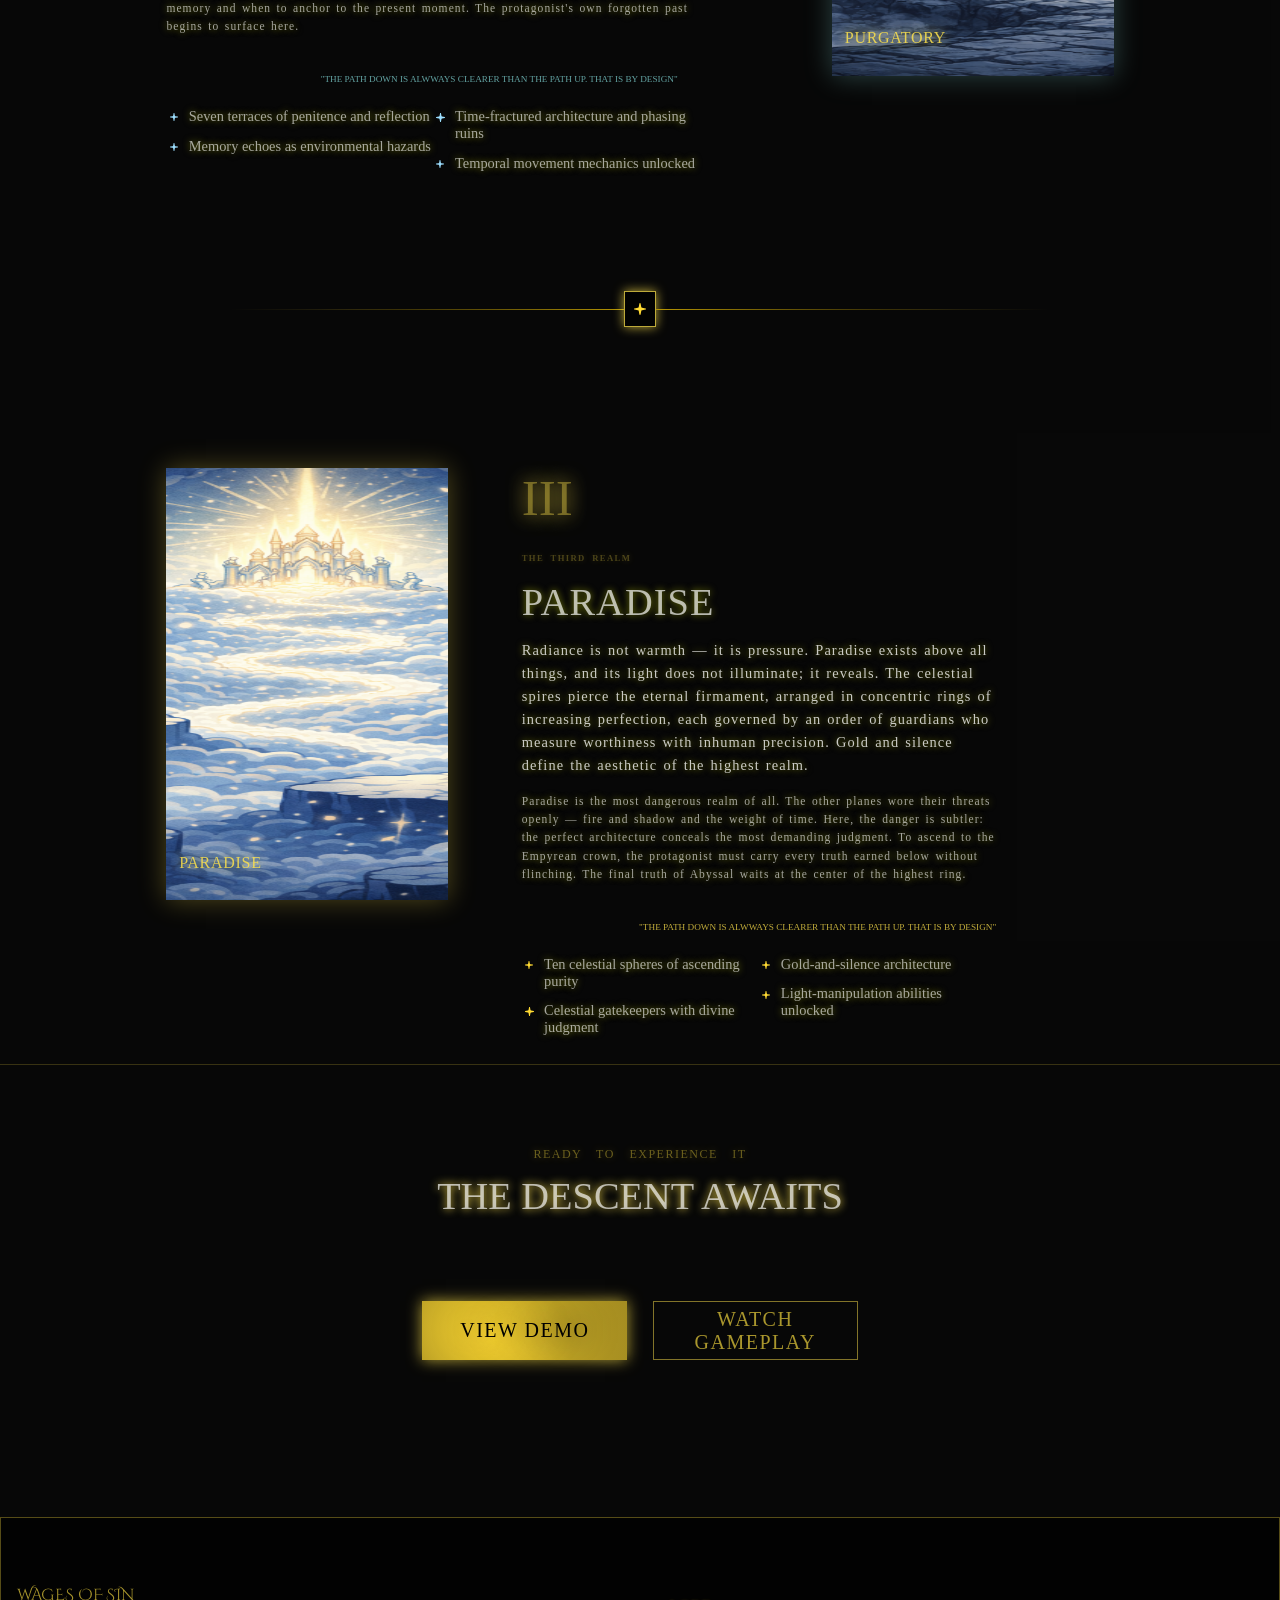
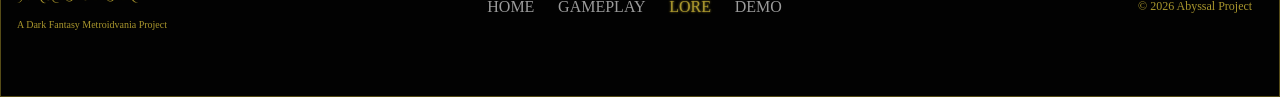
<file: HTML/lore.html>
<!DOCTYPE html>
<html lang="en">
<head>
    <meta charset="UTF-8">
    <meta name="viewport" content="width=device-width, initial-scale=1.0">
    <title>Wages of Sin - Lore</title>

    <link rel="stylesheet" href="../CSS/lore.css">
</head>
<body>
    
    <section id="main-section">
        <header>
            <div id="franchise-area">
                <img id="franchise-logo" alt="logo" src="../IMGS/Sin-remnant.svg">
                <p id="franchise-name">WAGES OF SIN</p>
            </div>

            <div id="redirect-area">
                <a id="homepage" class="redirect" href="home.html">HOME</a>
                <a id="gameplay" class="redirect" href="gameplay.html">GAMEPLAY</a>
                <a id="lore" class="redirect" href="lore.html">LORE</a>
                <a id="demo" class="redirect" href="demo.html">DEMO</a>
            </div>
        </header>

        <section id="title-section">
            <h2 id="subtitle">WORLD, MYTH &amp; DESCENT</h2>
            <h1 id="title">LORE</h1>
        </section>

        <section id="info-section">
    
            <section id="hell-realm-section" class="realm-section">
                
                <div id="hell-img-place" class="realm-img-place">
                    
                    <div id="hell-img" class="realm-img">
                        
                        <p class="realm-img-name">INFERNO</p>

                    </div>
    
                </div>

                <div class="realm-info-place">
                    <p class="realm-number" id="hell-number">I</p>
                    <div class="realm-title-place">
                    
                        <p class="realm-place-name" id="hell-name-place">THE FIRST REALM</p>
                    
                        <p class="realm-name">INFERNO</p>
                    
                    </div>

                    <div class="realm-description">
                    
                        <p class="main-description">In the beginning, there was only descent. The condemned fall through endless dark before the obsidian plains catch them — vast, cracked, and smoldering with the heat of accumulated sin. Here, in the First Realm, the architecture of damnation expresses itself in towers of petrified agony, bridges of fossilized bone, and rivers of liquid fire that carve channels through mountains of compressed guilt.</p>
                    
                        <p class="second-description"> The Infernal Circles are not punishment alone — they are record. Every wall bears the imprint of a soul that burned against it. Every iron gate remembers the hand that touched it. The protagonist descends into this realm carrying only a name and a fragment of purpose, and must navigate its labyrinthine floors, where sin has become geography and suffering has been made into a home.</p>
                    
                    </div>

                    <p class="realm-message">"THE PATH DOWN IS ALWWAYS CLEARER THAN THE PATH UP. THAT IS BY DESIGN"</p>

                    <div class="realm-list first-realm-list">
                        <div class="right-side">
                            <ul class="realm-items-list">
                                <li class="item"> Nine distinct zones of damnation </li>
                                <li class="item"> Ancient warden creatures forged from sin</li>
                            </ul>
                        </div>

                        <div class="left-side">
                            <ul class="realm-items-list">
                                <li class="item"> Obsidian towers and molten rivers</li>
                                <li class="item"> Sealed gates requiring forbidden fire arts</li>
                            </ul>
                        </div>
                    </div>
                </div>
    
            </section>

            <div class="divisor-place" id="first-divisor">
                
                <div class="line" id="blue-left-line"></div>

                <div class="divisor-box" id="blue-divisor-box">

                    <img class="star" id="first-star" src="../IMGS/blue-star.svg" alt="star">
                
                </div>

                <div class="line" id="blue-right-line"></div>

            </div>

            <section id="second-realm-section" class="realm-section">
                
                <div id="second-img-place" class="realm-img-place">
                    
                    <div id="second-img" class="realm-img">
                        
                        <p class="realm-img-name">PURGATORY</p>

                    </div>
    
                </div>

                <div class="realm-info-place">
                    <p class="realm-number" id="second-number">II</p>
                    <div class="realm-title-place">
                    
                        <p class="realm-place-name" id="second-name-place">THE SECOND REALM</p>
                    
                        <p class="realm-name">PURGATORY</p>
                    
                    </div>

                    <div class="realm-description">
                    
                        <p class="main-description">Between damnation and ascension lies the twilight country — neither condemned nor redeemed, but waiting. Purgatory is not a punishment; it is a process. Its grey cliffs rise in silent terraces, each carved with the record of a specific human failing. Penitent spirits drift through the ashen winds, whispering half-remembered prayers and fragments of confession.</p>
                    
                        <p class="second-description">Time behaves strangely in the Liminal Veil. Memories bleed into physical space — old towers phase in and out of visibility, paths shift between the present and echoes of the past. Navigating Purgatory demands temporal awareness: knowing when to move through memory and when to anchor to the present moment. The protagonist's own forgotten past begins to surface here.</p>
                    
                    </div>

                    <p class="realm-message">"THE PATH DOWN IS ALWWAYS CLEARER THAN THE PATH UP. THAT IS BY DESIGN"</p>

                    <div class="realm-list second-realm-list">
                        <div class="right-side">
                            <ul class="realm-items-list">
                                <li class="item"> Seven terraces of penitence and reflection </li>
                                <li class="item"> Memory echoes as environmental hazards</li>
                            </ul>
                        </div>

                        <div class="left-side">
                            <ul class="realm-items-list">
                                <li class="item"> Time-fractured architecture and phasing ruins</li>
                                <li class="item"> Temporal movement mechanics unlocked</li>
                            </ul>
                        </div>
                    </div>
                </div>
    
            </section>

            <div class="divisor-place" id="second-divisor">
                
                <div class="line" id="second-left-line"></div>

                <div class="divisor-box" id="second-divisor-box">

                    <img class="star" id="second-star" src="../IMGS/star.svg" alt="star">
                
                </div>

                <div class="line" id="second-right-line"></div>

            </div>

            <section id="third-realm-section" class="realm-section">
                
                <div id="third-img-place" class="realm-img-place">
                    
                    <div id="third-img" class="realm-img">
                        
                        <p class="realm-img-name">PARADISE</p>

                    </div>
    
                </div>

                <div class="realm-info-place">
                    <p class="realm-number" id="third-number">III</p>
                    <div class="realm-title-place">
                    
                        <p class="realm-place-name" id="third-name-place">THE THIRD REALM</p>
                    
                        <p class="realm-name">PARADISE</p>
                    
                    </div>

                    <div class="realm-description">
                    
                        <p class="main-description">Radiance is not warmth — it is pressure. Paradise exists above all things, and its light does not illuminate; it reveals. The celestial spires pierce the eternal firmament, arranged in concentric rings of increasing perfection, each governed by an order of guardians who measure worthiness with inhuman precision. Gold and silence define the aesthetic of the highest realm.</p>
                    
                        <p class="second-description">Paradise is the most dangerous realm of all. The other planes wore their threats openly — fire and shadow and the weight of time. Here, the danger is subtler: the perfect architecture conceals the most demanding judgment. To ascend to the Empyrean crown, the protagonist must carry every truth earned below without flinching. The final truth of Abyssal waits at the center of the highest ring.</p>
                    
                    </div>

                    <p class="realm-message">"THE PATH DOWN IS ALWWAYS CLEARER THAN THE PATH UP. THAT IS BY DESIGN"</p>

                    <div class="realm-list third-realm-list">
                        <div class="right-side">
                            <ul class="realm-items-list">
                                <li class="item"> Ten celestial spheres of ascending purity </li>
                                <li class="item"> Celestial gatekeepers with divine judgment</li>
                            </ul>
                        </div>

                        <div class="left-side">
                            <ul class="realm-items-list">
                                <li class="item"> Gold-and-silence architecture</li>
                                <li class="item"> Light-manipulation abilities unlocked</li>
                            </ul>
                        </div>
                    </div>
                </div>
    
            </section>
    
        </section>
    </section>

    <section id="publish-section">
        
        <p id="upper-title-advice">READY TO EXPERIENCE IT</p>
        
        <p id="section-title">THE DESCENT AWAITS</p>

        <div id="buttons-place">
            <a id="demo-button" class="button" href="demo.html">VIEW DEMO</a>
            <a id="gameplay-button" class="button" href="gameplay.html">WATCH GAMEPLAY</a>
        </div>
    </section>


    <footer>
        <div id="disclaimer" class="footer-areas">
            <p class="disclaimer-text">WAGES OF SIN</p>
            <p class="disclaimer-text" id="disclaimer-description">A Dark Fantasy Metroidvania Project</p>
        </div>
        
        <div id="redirect-area2" class="footer-areas">
            <a id="homepage2" class="redirect rdt2" href="home.html">HOME</a>
            <a id="gameplay2" class="redirect rdt2" href="gameplay.html">GAMEPLAY</a>
            <a id="lore2" class="redirect rdt2" href="lore.html">LORE</a>
            <a id="demo2" class="redirect rdt2" href="demo.html">DEMO</a>
        </div>
        
        <div id="corporation-disclaimer" class="footer-areas">
            <p id="corporation-text">© 2026 Abyssal Project</p>
        </div>
    </footer>
</body>
</html>
</file>
<file: CSS/home.css>
@font-face {
    font-family: "minha fonte";
    src: url("../FONTS/CinzelDecorative-Regular.otf");
}

:root {
    --display-font: "minha fonte";
    --serif-font: "Times New Roman", Times, serif;
    --gold-color: rgb(169, 150, 45);
    --light-gold-color: rgb(253, 226, 76);
    --lighter-gold-color: rgba(253, 226, 76, 0.523);
    --black-acrilic: rgba(0, 0, 0, 0.65);
    --light-black: rgb(6, 6, 6);
    --lighter-black: rgb(12, 12, 12);
    --body-background: rgb(172, 170, 170);
    --hero-background: rgb(30, 28, 28);
    --text-muted: rgb(155, 155, 155);
    --transition-default: 0.4s ease;

    --dark-red: rgb(127, 0, 0);


    --ideal-box-shadow: inset 0 5rem 5rem -0.625rem rgba(0, 0, 0, 1), inset 0 -5rem 5rem -0.625rem rgba(0, 0, 0, 1);
    --light-box-shadow:inset 0 2rem 2rem -0.4rem rgba(0, 0, 0, 1), inset 0 -2rem 2rem -0.4rem rgba(0, 0, 0, 1);
    --lighter-box-shadow: inset 0 1rem 1em -0.6rem rgba(0, 0, 0, 1), inset 0 -1rem 1rem -0.6rem rgba(0, 0, 0, 1);
    --lighter-box-shadow2: inset 0 0rem 0rem -0.4rem rgba(0, 0, 0, 1), inset 0 -0rem 0rem -0.4rem rgba(0, 0, 0, 1);
}

* {
    box-sizing: border-box;
}

html,
body {
    width: 100%;
    min-height: 100%;
    margin: 0;
    padding: 0;
    background-color: var(--body-background);
    background-color: var(--light-black)
}

#main-section {
    display: flex;
    flex-direction: column;
    align-items: center;
    width: clamp(60rem, 100vw, 100%);
    min-height: 80vh;
    font-family: var(--display-font);
}

#header,
#franchise-area,
#redirect-area,
#options-box,
#lore-button,
#trailer-button,
.top-div,
.icon-box {
    display: flex;
    align-items: center;
}

#header,
#franchise-area,
#redirect-area,
#options-box,
#lore-button,
#trailer-button {
    flex-direction: row;
}

#game-image {
    display: flex;
    flex-direction: column;
    align-items: center;
    width: 100%;
    min-height: 80vh;
    max-height: 600px;
    background: var(--hero-background) url("../IMGS/game-image1 1.svg") center / cover no-repeat;
    box-shadow: var(--ideal-box-shadow);

}

#header {
    position: fixed;
    z-index: 100;
    justify-content: space-between;
    width: 100%;
    min-height: 3.75rem;
    padding: 0 2rem;
    background-color: var(--black-acrilic);
    border-bottom: 0.0625rem solid rgba(253, 226, 76, 0.261);
}

#franchise-area {
    justify-content: center;
    gap: 1rem;
    width: min(20%, 15.625rem);
    min-width: 11.25rem;
    height: 100%;
}

#franchise-logo {
    width: clamp(2.5rem, 4vw, 4.375rem);
    height: auto;
}

#franchise-name {
    color: rgb(125, 107, 3);
    font-size: clamp(1rem, 1vw, 2rem);
    font-weight: lighter;
}

#redirect-area {
    justify-content: space-between;
    gap: 1.5rem;
    width: min(30%, 25rem);
    min-width: 15.625rem;
    height: 100%;
    font-family: var(--serif-font);
    text-align: center;
}

.redirect {
    color: var(--text-muted);
    font-size: clamp(0.8rem, 1vw, 0.95rem);
    font-weight: lighter;
    text-decoration: none;
    text-underline-offset: 0.25rem;
    transition: color var(--transition-default), transform var(--transition-default);
}

#homepage {
    color: var(--gold-color);
    text-shadow: rgba(from var(--light-gold-color) r g b / 60%) 0rem 0rem 0.15rem;
}

.redirect:hover {
    color: var(--gold-color);
    transform: scale(1.1);
    cursor: pointer;
}

#intro-section {
    display: flex;
    flex-direction: column;
    align-items: center;
    width: 100%;
    height: clamp(15rem, 50vh, 50rem);
    text-align: center;
    margin-top: clamp(2rem, 8vh, 8rem);
}

#game-title-div {
    display: flex;
    flex-direction: row;
    align-items: center;
    justify-content: center;
    width: 100%;
    min-height: 10rem;
    margin-top: 0;
    text-align: center;
}

#title {
    color: var(--light-gold-color);
    font-family: var(--display-font);
    font-size: clamp(2.5rem, 6vw, 6.8rem);
    font-weight: bold;
    text-shadow: 0.125rem 0.125rem 0.125rem rgb(0, 0, 0);
}

#options-box {
    display: flex;
    flex-direction: row;
    justify-content: space-between;
    align-items: flex-end;
    width: 35rem;
    min-height: 15vh;
    margin-top: 10vh;
}

.option {
    width: clamp(10rem, 15vw, 14rem);
    height: clamp(3rem, 6vh, 4rem);
    border: 0 solid transparent;
    background-color: var(--black-acrilic);
    margin-bottom: 0%;
    text-decoration: none;
}

#lore-button,
#trailer-button {
    justify-content: center;
    font-family: var(--serif-font);
    font-size: 1rem;
    margin-bottom: 0%;
    transition: transform var(--transition-default);
}

#lore-button {
    color: black;
    text-align: center;
    background: url("../IMGS/golden-background.svg") center / cover no-repeat;
    box-shadow: 0 0 1.5625rem var(--lighter-gold-color);
}

#trailer-button {
    margin-bottom: 0%;
    color: var(--light-gold-color);
    background-color: var(--black-acrilic);
    border: 0.0625rem solid var(--light-gold-color);
}

#trailer-button:hover,
#lore-button:hover {
    transform: scale(1.1);
    cursor: pointer;
}

#play-image {
    width: 1.5rem;
    height: 1.5rem;
    margin-left: 0.625rem;
    margin-right: 1rem;
}

.section-interval {
    display: flex;
    flex-direction: row;
    align-items: center;
    justify-content: center;
    width: 100%;
    height: 2rem;
    background-color: var(--light-black);
}

.line {
    width: clamp(10rem, 25vw, 20rem);
    height: 0.25rem;
    background-position: center;
    background-repeat: no-repeat;
    background-size: contain;
}

.left-line {
    background-image: url("../IMGS/left-line.svg");
}

.right-line {
    background-image: url("../IMGS/right-line.svg");
}

#pillars {
    margin: 0 1rem;
    color: var(--gold-color);
    font-family: var(--serif-font);
    word-spacing: 0.5rem;
}

#info-section {
    display: flex;
    flex-direction: row;
    align-items: center;
    justify-content: space-between;
    width: clamp(78rem, 80vw, 100%);
    height: clamp(17rem, 80vh, 100%);
    min-height: 50vh;
    background-color: var(--light-black);
}

.info-div {
    display: flex;
    flex-direction: column;
    width: clamp(17rem, 22vw, 30rem);
    height: clamp(15rem, 40vh, 30rem);
    min-height: 15rem;
    padding: 1.5rem;
    background-color: var(--light-black);
    border: 0.5px solid rgb(from var(--gold-color) r g b / 30%);
    overflow-wrap: break-word;
    transition: transform var(--transition-default);
}

.info-div:hover {
    transform: scale(1.01);
}

#exploration-div {
    margin-left: 2rem;
}

#combat-div {
    margin-right: 2rem;
}

.top-div {
    justify-content: center;
    width: 30%;
    height: 20%;
    margin-top: 2rem;
}

.icon-box {
    justify-content: center;
    width: 2.5rem;
    height: 2.5rem;
    border: 0.09375rem solid rgb(from var(--light-gold-color) r g b / 40%);
    box-shadow: 0 0 0.9375rem var(--lighter-gold-color);
}

.info-icon {
    width: 1.5rem;
    height: 1.5rem;
}

.info-title,
.info-text {
    font-family: var(--serif-font);
}

.info-title {
    color: var(--gold-color);
    font-weight: lighter;
}

.info-text {
    color: var(--text-muted);
    font-size: 1rem;
}

#games-section{
    display: flex;
    flex-direction: column;
    align-items: center;
    width: clamp(78rem, 90vw, 100%);
    min-height: 25rem;
}

#games-apresentation{
    margin-top: 5rem;
    font-size: 35px;
    font-weight: bold;
    text-align: center;
    color: var(--text-muted);
}

#games-div{
    display: flex;
    width: 100%;
    min-height: 25rem;
    flex-direction: row;
    align-items: center;
    justify-content: space-between;
}

.game-box{
    margin-top: clamp(4rem, 10vh, 10rem);
    display: flex;
    flex-direction: column;
    justify-content: flex-start;
    align-items: center;
    width: clamp(15rem, 25vw, 30rem);
    height: clamp(26rem, 60vh, 40rem);
    border: 1px solid;
    overflow-wrap: break-word;
    border: 0.5px solid;
    background-color: var(--lighter-black);
    transition: transform 0.5s ease, box-shadow 0.7s ease, border-color 0.7s ease;
}

.game-box:hover{
    transform: none;
}

.games-cover{
    width: 100%;
    height: 60%;
    background-size: cover;
    background-position: center;
    background-repeat: no-repeat;
    box-shadow: var(--lighter-box-shadow);
    transition: box-shadow 0.5s ease;
}

.game-box:hover .games-cover{
    box-shadow: var(--lighter-box-shadow2);
}

#first-game-box{
    margin-left: 2rem;
    border-color: rgba(255, 0, 0, 0.25);
}

#first-game-box:hover{
    border-color: rgba(255, 0, 0, 0.1);
    box-shadow: 0 0 0.5rem rgba(255, 0, 0, 0.5);
}

#second-game-box{
    border-color: rgba(255, 255, 255, 0.25);
}

#second-game-box:hover{
    border-color: rgba(255, 255, 255, 0.5);
    box-shadow: 0 0 0.5rem rgba(255, 255, 255, 0.5);
}

#third-game-box{
    margin-right: 2rem;
    border-color: rgba(0, 115, 255, 0.25);
}

#third-game-box:hover{
    border-color: rgba(0, 115, 255, 0.5);
    box-shadow: 0 0 0.5rem rgba(0, 115, 255, 0.5);
}

#first-game-img{
    background-image: url(../IMGS/game-cover1.svg);
}

#second-game-img{
    background-image: url(../IMGS/game-cover2.svg)
}

#third-game-img{
    background-image: url(../IMGS/game-cover3.svg);
}

.games-info{
    width: 90%;
    margin: 0.2rem;
}

.game-info-title{
    font-family:'Times New Roman', Times, serif;
    font-size: 1rem;
    color: white;
    letter-spacing: 3px;
}

.game-text{
    font-size: 12px;
    color: var(--text-muted);
}

#lore-page-link{
    margin-top: 5rem;
    display: flex;
    align-items: center;
    color: var(--gold-color);
    height: 2.5rem;
    font-family: 'Times New Roman', Times, serif;
    text-underline-offset: 0.3rem;
    transition: transform 0.5s ease, color 0.5s ease;
}

#lore-page-link:hover{
    transform: scale(1.02);
    color: var(--light-gold-color);
}

footer{
    display: flex;
    flex-direction: row;
    width: 100%;
    height: clamp(8rem, 20vh, 20rem);
    background-color: var(--black-acrilic);
    border: 1px solid;
    border-color: rgba(from var(--gold-color), r g b/50%);
    margin-top: 3rem;
}

.footer-areas{
    width: clamp(15rem, 33vw, 45rem);
    height: 100%;
    justify-content: center;
}

#disclaimer{
    display: flex;
    flex-direction: column;
    overflow-wrap: break-word;
}

.disclaimer-text{
    margin: 0%;
    margin-left: 1rem;
    color: var(--gold-color);
    font-family: "minha fonte";
}

#disclaimer-description{
    margin-top: 1rem;
    font-size: 10px;
    font-family: 'Times New Roman', Times, serif;

}
#redirect-area2{
    display: flex;
    flex-direction: row;
    justify-content: space-between;
    padding-right: 5%;
    padding-left: 5%;
    text-align: center;
    align-items: center;
}

.rdt2{
    font-size: 1rem;
}

#corporation-disclaimer{
    display: flex;
    align-items: center;
    justify-content: right;
    margin-right: 0%;
}

#corporation-text{
    margin-right: 1rem;
    color: var(--gold-color);
    font-size: 12px;
    font-family: 'Times New Roman', Times, serif;
}

@media (max-width: 768px) {
    html,
    body {
        overflow-x: hidden;
    }

    #main-section {
        width: 100%;
    }

    #game-image {
        min-height: auto;
        max-height: none;
        padding-bottom: 2rem;
        background-position: 62% center;
    }

    #header {
        flex-direction: column;
        justify-content: center;
        gap: 0.75rem;
        padding: 1rem;
    }

    #franchise-area,
    #redirect-area {
        width: 100%;
        min-width: 0;
    }

    #franchise-area {
        gap: 0.75rem;
    }

    #franchise-name {
        font-size: clamp(1.1rem, 4vw, 1.4rem);
    }

    #redirect-area {
        flex-wrap: wrap;
        justify-content: center;
        gap: 0.75rem 1.25rem;
    }

    .redirect {
        font-size: 0.85rem;
    }

    #intro-section {
        height: auto;
        margin-top: 8.5rem;
        padding: 1rem 1rem 2rem;
    }

    #game-title-div {
        min-height: auto;
    }

    #title {
        font-size: clamp(2.4rem, 12vw, 4.5rem);
        line-height: 1.05;
    }

    #options-box {
        flex-direction: column;
        align-items: stretch;
        width: min(100%, 22rem);
        min-height: auto;
        gap: 1rem;
        margin-top: 2.5rem;
    }

    .option {
        width: 100%;
    }

    #play-image {
        margin-left: 0;
    }

    .section-interval {
        padding: 0 1rem;
    }

    .line {
        width: clamp(4rem, 18vw, 8rem);
    }

    #pillars {
        text-align: center;
        font-size: 0.85rem;
        word-spacing: 0.2rem;
    }

    #info-section {
        flex-direction: column;
        justify-content: flex-start;
        gap: 1.25rem;
        width: 100%;
        min-height: auto;
        padding: 1.5rem 1rem;
    }

    .info-div {
        width: 100%;
        max-width: 26rem;
        height: auto;
        min-height: 0;
    }

    #exploration-div,
    #combat-div {
        margin: 0;
    }

    .top-div {
        width: 100%;
        height: auto;
        margin-top: 0;
        margin-bottom: 1rem;
    }

    #games-section {
        width: 100%;
        padding: 0 1rem;
        min-height: auto;
    }

    #games-apresentation {
        margin-top: 3rem;
        font-size: clamp(1.8rem, 8vw, 2.4rem);
    }

    #games-div {
        flex-direction: column;
        gap: 1.5rem;
        align-items: center;
    }

    .game-box {
        width: 100%;
        max-width: 22rem;
        height: auto;
        min-height: 24rem;
        margin-top: 0;
    }

    #first-game-box,
    #third-game-box {
        margin: 0;
    }

    .games-cover {
        min-height: 19rem;
    }

    .games-info {
        width: 88%;
        padding-bottom: 1rem;
    }

    #lore-page-link {
        margin-top: 2.5rem;
        margin-bottom: 1rem;
        text-align: center;
    }

    footer {
        flex-direction: column;
        align-items: center;
        height: auto;
        padding: 1.5rem 1rem;
        gap: 1.5rem;
    }

    .footer-areas {
        display: flex;
        width: 100%;
        max-width: 22rem;
        height: auto;
    }

    #disclaimer,
    #redirect-area2,
    #corporation-disclaimer {
        align-items: center;
        justify-content: center;
        text-align: center;
    }

    .disclaimer-text,
    #corporation-text {
        margin-left: 0;
        margin-right: 0;
    }

    #redirect-area2 {
        flex-wrap: wrap;
        gap: 0.75rem 1.25rem;
        padding: 0;
    }
}

@media (max-width: 480px) {
    #header {
        padding: 0.85rem 0.75rem;
    }

    #intro-section {
        margin-top: 9.5rem;
        padding: 0.75rem 0.75rem 2rem;
    }

    #title {
        font-size: clamp(2rem, 13vw, 3rem);
    }

    #lore-button,
    #trailer-button {
        font-size: 0.9rem;
        padding: 0 1rem;
    }

    #games-apresentation {
        font-size: 1.6rem;
    }

    .info-div,
    .game-box,
    .footer-areas {
        max-width: 100%;
    }

    .games-cover {
        min-height: 16rem;
    }

    #pillars,
    .game-text,
    #disclaimer-description,
    .rdt2,
    #corporation-text {
        font-size: 1rem;
    }
}

@media (max-height: 540px) and (orientation: landscape) {
    html,
    body {
        overflow-x: hidden;
    }

    #header {
        flex-direction: column;
        justify-content: center;
        gap: 0.6rem;
        padding: 0.75rem 1rem;
    }

    #franchise-area,
    #redirect-area {
        width: 100%;
        min-width: 0;
    }

    #redirect-area {
        flex-wrap: wrap;
        justify-content: center;
        gap: 0.6rem 1rem;
    }

    #game-image {
        min-height: auto;
        padding-bottom: 2rem;
        background-position: center;
    }

    #intro-section {
        height: auto;
        margin-top: 7rem;
        padding: 1rem 1rem 2rem;
    }

    #title {
        line-height: 1.05;
    }

    #options-box {
        width: min(100%, 28rem);
        min-height: 0;
        flex-wrap: wrap;
        justify-content: center;
        gap: 1rem;
    }

    #info-section,
    #games-section {
        width: 100%;
        min-height: auto;
    }

    #info-section,
    #games-div {
        flex-direction: column;
        align-items: center;
        gap: 1.25rem;
    }

    .info-div,
    .game-box {
        width: 100%;
        max-width: 28rem;
        height: auto;
        margin: 0;
    }

    footer {
        flex-direction: column;
        align-items: center;
        height: auto;
        padding: 1rem;
        gap: 1rem;
    }

    .footer-areas {
        width: 100%;
        max-width: 24rem;
        height: auto;
    }

    #redirect-area2 {
        flex-wrap: wrap;
        justify-content: center;
        gap: 0.75rem 1rem;
        padding: 0;
    }

    #disclaimer,
    #redirect-area2,
    #corporation-disclaimer {
        align-items: center;
        justify-content: center;
        text-align: center;
    }
}
</file>
<file: CSS/development.css>
@font-face {
    font-family: "minha fonte";
    src: url("../FONTS/CinzelDecorative-Regular.otf");
}

:root {
    --display-font: "minha fonte";
    --serif-font: "Times New Roman", Times, serif;
    --gold-color: rgb(169, 150, 45);
    --light-gold-color: rgb(253, 226, 76);
    --lighter-gold-color: rgba(253, 226, 76, 0.52);
    --black-acrilic: rgba(0, 0, 0, 0.65);
    --light-black: rgb(6, 6, 6);
    --text-muted: rgb(155, 155, 155);
    --transition-default: 0.4s ease;
    --header-height: 3.75rem;
    --footer-height: clamp(8rem, 20vh, 20rem);
}

* {
    box-sizing: border-box;
}

html,
body {
    width: 100%;
    min-height: 100%;
    margin: 0;
    padding: 0;
    background-color: var(--light-black);
    overflow-x: hidden;
}

body {
    display: flex;
    flex-direction: column;
    min-height: 100vh;
}

#main-section {
    display: flex;
    flex: 1;
    flex-direction: column;
    align-items: center;
    width: 100%;
    max-width: 100vw;
    font-family: var(--display-font);
}

#header,
#franchise-area,
#redirect-area,
#hero-overlay {
    display: flex;
}

#header,
#franchise-area,
#redirect-area {
    flex-direction: row;
    align-items: center;
}

#header {
    position: fixed;
    top: 0;
    left: 0;
    z-index: 100;
    justify-content: space-between;
    width: 100%;
    max-width: 100vw;
    min-height: 3.75rem;
    padding: 0 2rem;
    background-color: var(--black-acrilic);
    border-bottom: 0.0625rem solid rgba(253, 226, 76, 0.26);
}

#franchise-area {
    flex: 0 1 20rem;
    justify-content: center;
    gap: 1rem;
    width: min(20%, 20rem);
    min-width: 11.25rem;
    height: 100%;
}

#franchise-logo {
    width: clamp(2.5rem, 4vw, 4.375rem);
    height: auto;
}

#franchise-name {
    color: rgb(125, 107, 3);
    font-size: clamp(1rem, 1vw, 2rem);
    font-weight: lighter;
}

#redirect-area {
    flex: 0 1 25rem;
    justify-content: space-between;
    gap: 1.5rem;
    width: min(30%, 25rem);
    min-width: 15.625rem;
    height: 100%;
    font-family: var(--serif-font);
    text-align: center;
}

#lore,
#demo {
    color: var(--gold-color);
    text-shadow: none;
}

.redirect {
    color: var(--text-muted);
    font-size: clamp(0.8rem, 1vw, 0.95rem);
    font-weight: lighter;
    text-decoration: none;
    text-underline-offset: 0.25rem;
    transition: color var(--transition-default), transform var(--transition-default);
}

.redirect:hover {
    color: var(--gold-color);
    transform: scale(1.08);
    cursor: pointer;
}

#hero-section {
    display: flex;
    align-items: center;
    justify-content: center;
    width: 100%;
    max-width: 100vw;
    min-height: calc(100vh - var(--footer-height));
    padding: 7rem 2rem 4rem;
    background:
        linear-gradient(rgba(6, 6, 6, 0.08), rgba(6, 6, 6, 0.32)),
        url("../IMGS/game-image1 1.svg") center / cover no-repeat;
    box-shadow: inset 0 5rem 5rem -0.625rem rgba(0, 0, 0, 1), inset 0 -5rem 5rem -0.625rem rgba(0, 0, 0, 1);
}

#hero-overlay {
    flex-direction: column;
    align-items: center;
    width: min(100%, 52rem);
    padding: 3rem 2rem;
    text-align: center;
    background: rgba(0, 0, 0, 0.12);
    border: 0.0625rem solid rgba(253, 226, 76, 0.2);
    box-shadow: 0 0 2rem rgba(0, 0, 0, 0.35);
}

#eyebrow {
    margin: 0 0 1rem;
    color: var(--gold-color);
    font-family: var(--serif-font);
    font-size: 0.85rem;
    letter-spacing: 0.25rem;
}

#title {
    margin: 0;
    color: var(--light-gold-color);
    font-size: clamp(2.8rem, 7vw, 5.5rem);
    text-shadow: 0.125rem 0.125rem 0.2rem rgb(0, 0, 0);
}

#description {
    width: min(100%, 39rem);
    margin: 1.5rem 0 0;
    color: var(--text-muted);
    font-family: var(--serif-font);
    font-size: clamp(1rem, 1.4vw, 1.2rem);
    line-height: 1.8;
}

#return-link {
    margin-top: 2rem;
    padding: 0.95rem 1.9rem;
    color: var(--light-gold-color);
    font-family: var(--serif-font);
    text-decoration: none;
    border: 0.0625rem solid rgba(253, 226, 76, 0.55);
    background-color: rgba(0, 0, 0, 0.35);
    transition: transform var(--transition-default), box-shadow var(--transition-default), color var(--transition-default);
}

#return-link:hover {
    color: var(--gold-color);
    transform: scale(1.03);
    box-shadow: 0 0 1rem rgba(253, 226, 76, 0.15);
}

footer {
    display: flex;
    flex-direction: row;
    align-items: stretch;
    width: 100%;
    max-width: 100vw;
    height: clamp(8rem, 20vh, 20rem);
    background-color: var(--black-acrilic);
    border: 1px solid rgba(169, 150, 45, 0.5);
}

.footer-areas {
    display: flex;
    flex: 1 1 0;
    min-width: 0;
    width: auto;
    height: 100%;
    justify-content: center;
}

#disclaimer {
    flex-direction: column;
    overflow-wrap: break-word;
}

.disclaimer-text {
    margin: 0 0 0 1rem;
    color: var(--gold-color);
    font-family: var(--display-font);
}

#disclaimer-description {
    margin-top: 1rem;
    font-size: 0.625rem;
    font-family: var(--serif-font);
}

#redirect-area2 {
    flex-direction: row;
    align-items: center;
    justify-content: space-between;
    padding: 0 5%;
    text-align: center;
}

.rdt2 {
    font-size: 0.625rem;
}

#corporation-disclaimer {
    align-items: center;
    justify-content: right;
}

#corporation-text {
    margin-right: 1rem;
    color: var(--gold-color);
    font-size: 0.75rem;
    font-family: var(--serif-font);
}

@media (max-width: 768px) {
    html,
    body {
        overflow-x: hidden;
    }

    #header {
        flex-direction: row;
        flex-wrap: wrap;
        justify-content: space-between;
        gap: 0.5rem;
        padding: 0.75rem 1rem;
        top: 0;
    }

    #franchise-area,
    #redirect-area {
        width: 100%;
        min-width: 0;
    }

    #franchise-area {
        justify-content: flex-start;
        gap: 0.75rem;
        width: auto;
        flex: 1 1 auto;
    }

    #franchise-name {
        font-size: clamp(1.1rem, 4vw, 1.4rem);
    }

    #redirect-area,
    #redirect-area2 {
        flex-wrap: wrap;
        justify-content: center;
        gap: 0.75rem 1.25rem;
    }

    #redirect-area {
        width: 100%;
    }

    .redirect {
        font-size: 0.85rem;
    }

    #hero-section {
        min-height: calc(100svh - 15rem);
        padding: 5.75rem 1rem 2.25rem;
        background-position: 62% center;
    }

    #hero-overlay {
        width: 100%;
        max-width: 32rem;
        padding: 1.75rem 1.25rem;
    }

    #eyebrow {
        font-size: 0.78rem;
        letter-spacing: 0.18rem;
        text-align: center;
    }

    #title {
        font-size: clamp(2.4rem, 11vw, 4.25rem);
        line-height: 1.05;
    }

    #description {
        margin-top: 1.25rem;
        font-size: 1rem;
        line-height: 1.7;
    }

    #return-link {
        width: min(100%, 20rem);
        text-align: center;
        padding: 0.95rem 1.25rem;
    }

    footer {
        flex-direction: column;
        align-items: center;
        height: auto;
        padding: 1.5rem 1rem;
        gap: 1.5rem;
    }

    .footer-areas {
        width: 100%;
        max-width: 22rem;
        height: auto;
    }

    #disclaimer,
    #redirect-area2,
    #corporation-disclaimer {
        align-items: center;
        justify-content: center;
        text-align: center;
    }

    .disclaimer-text,
    #corporation-text {
        margin-left: 0;
        margin-right: 0;
    }

    #redirect-area2 {
        padding: 0;
    }
}

@media (max-width: 480px) {
    #header {
        padding: 0.65rem 0.75rem;
    }

    #hero-section {
        padding: 5.25rem 0.75rem 1.75rem;
    }

    #hero-overlay {
        padding: 1.5rem 1rem;
    }

    #eyebrow {
        font-size: 0.72rem;
        letter-spacing: 0.12rem;
    }

    #title {
        font-size: clamp(2rem, 13vw, 3rem);
    }

    #description {
        font-size: 0.95rem;
    }

    #return-link {
        width: 100%;
        font-size: 0.9rem;
    }

    .footer-areas {
        max-width: 100%;
    }

    #disclaimer-description,
    .rdt2,
    #corporation-text {
        font-size: 0.75rem;
    }
}
</file>
<file: CSS/gameplay.css>
@font-face {
    font-family: "minha fonte";
    src: url("../FONTS/CinzelDecorative-Regular.otf");
}

:root {
    --display-font: "minha fonte";
    --serif-font: "Times New Roman", Times, serif;
    --gold-color: rgb(169, 150, 45);
    --light-gold-color: rgb(253, 226, 76);
    --lighter-gold-color: rgba(253, 226, 76, 0.523);
    --black-acrilic: rgba(0, 0, 0, 0.65);
    --light-black: rgb(6, 6, 6);
    --lighter-black: rgb(12, 12, 12);
    --body-background: rgb(172, 170, 170);
    --hero-background: rgb(30, 28, 28);
    --text-muted: rgb(155, 155, 155);
    --transition-default: 1s ease;

    --dark-red: rgb(33, 0, 0);


    --ideal-box-shadow: inset 0 4rem 4rem -0.8rem rgba(0, 0, 0, 1), inset 0 -4rem 4rem -0.8rem rgba(0, 0, 0, 1);
    --light-box-shadow:inset 0 2rem 2rem -0.4rem rgba(0, 0, 0, 1), inset 0 -2rem 2rem -0.4rem rgba(0, 0, 0, 1);
    --lighter-box-shadow: inset 0 1rem 1rem -0.4rem rgba(0, 0, 0, 1), inset 0 -1rem 1rem -0.4rem rgba(0, 0, 0, 1);
    --all-sides-box-shadow: inset 0 5rem 5rem -0.625rem rgba(0, 0, 0, 1), inset 0 -5rem 5rem -0.625rem rgba(0, 0, 0, 1), inset 0 2rem 2rem -0.4rem rgba(0, 0, 0, 1), inset 0 -2rem 2rem -0.4rem rgba(0, 0, 0, 1);
}   

* {
    box-sizing: border-box;
}

html,
body {
    width: 100%;
    min-height: 100%;
    margin: 0;
    padding: 0;
    background-color: var(--body-background);
    background-color: var(--light-black)
}

#main-section {
    display: flex;
    flex-direction: column;
    align-items: center;
    width: 100%;
    min-height: 80vh;
    font-family: var(--display-font);
}

header,
#franchise-area,
#redirect-area
{
    display: flex;
    align-items: center;
}

header,
#franchise-area,
#redirect-area
{
    flex-direction: row;
}

header {
    position: fixed;
    z-index: 100;
    justify-content: space-between;
    width: 100%;
    min-height: 3.75rem;
    padding: 0 2rem;
    background-color: var(--black-acrilic);
    border-bottom: 0.0625rem solid rgba(253, 226, 76, 0.261);
}

#franchise-area {
    justify-content: center;
    gap: 1rem;
    width: min(20%, 20rem);
    min-width: 11.25rem;
    height: 100%;
}

#franchise-logo {
    width: clamp(2.5rem, 4vw, 4.375rem);
    height: auto;
}

#franchise-name {
    color: rgb(125, 107, 3);
    font-size: clamp(1rem, 1vw, 2rem);
    font-weight: lighter;
}

#redirect-area {
    justify-content: space-between;
    gap: 1.5rem;
    width: min(30%, 25rem);
    min-width: 15.625rem;
    height: 100%;
    font-family: var(--serif-font);
    text-align: center;
}

.redirect {
    color: var(--text-muted);
    font-size: clamp(0.8rem, 1vw, 0.95rem);
    font-weight: lighter;
    text-decoration: none;
    text-underline-offset: 0.25rem;
    transition: color var(--transition-default), transform var(--transition-default);
}

#gameplay {
    color: var(--gold-color);
    text-shadow: rgba(from var(--light-gold-color) r g b / 60%) 0rem 0rem 0.15rem;
}

.redirect:hover {
    color: var(--gold-color);
    transform: scale(1.1);
    cursor: pointer;
}

#title-section{
    display: flex;
    flex-direction: column;
    align-items: center;
    justify-content: center;
    width: 100%;
    height: clamp(16rem, 40vh, 30rem);
    text-align: center;
    background-color: rgb(from var(--dark-red) r g b /20%);
    box-shadow: var(--light-box-shadow);
    border-bottom: 0.0625rem solid rgba(253, 226, 76, 0.261);

}

#subtitle{
    margin-top: clamp(2rem, 15vh, 15rem);
    margin-bottom: clamp(1rem, 2vh, 2rem);
    font-size: 12px;
    letter-spacing: 1px;
    color: var(--gold-color);
    font-family: 'Times New Roman', Times, serif;
    font-weight: lighter;
}

#title{
    margin-top: 0%;
    color: var(--gold-color);
    font-family: 'Times New Roman', Times, serif;
    font-size: clamp(2.5rem, 4vw, 4.375rem);
    font-weight: lighter;
    letter-spacing: 2px;
    text-shadow: rgba(from var(--light-gold-color) r g b / 60%) 0rem 0rem 0.35rem;
}

#game-trailer-div{
    position: relative;
    display: flex;
    align-items: center;
    justify-content: center;
    margin-top: clamp(3rem, 5vh, 5rem);
    margin-bottom: clamp(3rem, 5vh, 5rem);
    width: clamp(15rem, 40vw, 50rem);
    height: clamp(15rem, 40vh, 40rem);
    box-shadow: var(--lighter-box-shadow);
    border-radius: 0.5rem;
    overflow: hidden;
    box-shadow: 0rem 0.1rem 0.5rem rgba(0, 0, 0, 0.3);
    border: 0.5px solid;
    border-color: rgba(from var(--light-gold-color) r g b /20%);
}

#game-trailer-div::before{
    content: "";
    position: absolute;
    inset: 0;
    z-index: 1;
    background: rgba(0, 0, 0, 0.35);
    pointer-events: none;
    opacity: 1;
    transition: opacity var(--transition-default);
}

#game-trailer-div.is-playing::before{
    opacity: 0;
}

#game-trailer{
    position: relative;
    z-index: 0;
    width: 100%;
    height: 100%;
    object-fit: cover;
}

#trailer-play-button{
    position: absolute;
    z-index: 2;
    display: flex;
    align-items: center;
    justify-content: center;
    width: clamp(4.5rem, 7vw, 6rem);
    height: clamp(4.5rem, 7vw, 6rem);
    border: 0.15rem solid rgb(from var(--gold-color) r g b / 60%);
    border-radius: 50%;
    background-color: transparent;
    background-size: cover;
    background-position: center;
    background-repeat: no-repeat;
    cursor: pointer;
    transition: transform var(--transition-default), box-shadow var(--transition-default), opacity var(--transition-default);
}

#trailer-play-button:hover{
    transform: scale(1.05);
    box-shadow: 0 0 1rem rgb(from var(--gold-color) r g b / 35%);
}

#trailer-play-button.is-hidden{
    opacity: 0;
    pointer-events: none;
}

#play-button-icon{
    width: 50%;
    height: 50%;
    margin-left: 10%;
    object-fit: contain;
    object-position: center;
}

#mechanics-section{
    display: flex;
    flex-direction: row;
    align-items: stretch;
    justify-content: space-between;
    width: 100%;
    min-height: clamp(30rem, 40vh, 50rem);
    padding: clamp(1rem, 2vw, 4rem);
}

.mechanics-box{
    padding: clamp(1rem, 2vw, 4rem);
    display: flex;
    flex-direction: column;
    color: white;
    width: clamp(15rem, 30vw, 50rem);
    min-height: clamp(20rem, 50vh, 40rem);
    background-color: var(--lighter-black);
    border: 1px solid;
    border-color: rgba(from var(--light-gold-color) r g b / 30%);
    box-shadow: var(--all-sides-box-shadow);
    transition: transform 1s ease, box-shadow 1s ease;
}

.mechanics-box:hover{
    transform: scale(1.01);
    box-shadow: var(--light-box-shadow);
}

.mechanics-line{
    width: 100%;
    height: auto;
    overflow-wrap: anywhere;
    margin-top: 0%;
}

.upper-line{
    display: flex;
    flex-direction: row;
    align-items: center;
    justify-content: space-between;
}

.numeration{
    text-align: center;
    font-size: 40px;
    font-family: 'Times New Roman', Times, serif;
    font-weight: lighter;
    color: rgba(from var(--gold-color) r g b/30%);

}

.icon-box{
    display: flex;
    align-items: center;
    justify-content: center;
    background-color: VAR(--lighter-black);
    width: clamp(2rem, 2vw, 4rem);
    height: clamp(2rem, 3.8vh, 4rem);
    border: 1px solid var(--gold-color);
}

.icon{
    width:50%;
    height: 50%;
    object-fit: contain;
    object-position: center;
}

.midle-line{
    display: flex;
    flex-direction: column;
    gap: 0.75rem;
    flex: 1;
    min-height: 0;
}

.mechanics-title,
.mechanics-description{
    margin: 0;
    overflow-wrap: anywhere;
    word-break: break-word;
    font-family: 'Times New Roman', Times, serif;
    font-weight: lighter;
}

.mechanics-title{
    color: var(--gold-color);
}

.mechanics-description{
    font-size: clamp(1rem, 1.1vw, 1.15rem);
    line-height: 1.5;

}

.lower-line{
    margin-top: clamp(1rem, 2.5vh, 3rem);
}

#divisor-place{
    width: 100%;
    height: clamp(2rem, 4vh, 3rem);
    display: flex;
    flex-direction: row;
    align-items: center;
    justify-content: center;
    margin-bottom: 2rem;
    margin-top: 2rem;
}

.yellow-line {
    width: clamp(10rem, 25vw, 20rem);
    height: 0.1rem;
    background-position: center;
    background-repeat: no-repeat;
    background-size: cover;
    opacity: 40%;
}

#screenshot-gallery{
    font-family: 'Times New Roman', Times, serif;
    font-size: 15px;
    color: rgba(from var(--gold-color) r g b / 40%);
}

#right-line {
    margin-right: clamp(0.5rem, 1vw, 1rem);
    background-image: url("../IMGS/left-line.svg");
}

#left-line {
    margin-left: clamp(0.5rem, 1vw, 1rem);
    background-image: url("../IMGS/right-line.svg");
}


#pictures-section{
    display: flex;
    flex-direction: column;
    align-items: center;
    justify-content: space-between;
    width: 100%;
    height: clamp(45rem, 50vh, 50rem);
}

.picture-line{
    display: flex;
    flex-direction: row;
    justify-content:space-between;
    width: 95%;
    height: clamp(17rem, 18vh, 25rem);
    padding-right: clamp(2rem, 2vw, 2rem);
    padding-left: clamp(2rem, 2vw, 2rem);
    margin-top: clamp(1rem, 2vh, 2rem);
    margin-bottom: clamp(1rem, 2vh, 2rem);
}


.picture-place{
    display: flex;
    background-size: cover;
    background-position: center;
    transition: background-size ease 1s;
    background-repeat: no-repeat;
    overflow: hidden;
    border: 1px solid;
    border-color: rgb(from var(--light-gold-color) r g b / 18%);
}

#big-picture{
    width: 100%;
    height: 100%;
    background-image: url("../IMGS/first-circle.svg");
}

#big-picture-place{
    width: clamp(10rem, 55vw, 80rem);
    height: 100%;
}

.picture{
    width: 100%;
    height: 100%;
    background-size: cover;
    background-position: center;
    background-repeat: no-repeat;
    transition: transform 1s ease, box-shadow 1s ease;
}

.picture-place:hover .picture{
    transform: scale(1.1);
    box-shadow: var(--ideal-box-shadow);
}

.picture:hover .img-title{
    opacity: 100%;
    transform: translateY(0);
}


#two-first-img-place{
    display: flex;
    flex-direction: row;
    justify-content: space-between;
    width: clamp(10rem, 55vw, 80rem);
    height: 100%;
}

.picture{
    overflow: hidden;
    display: flex;
    align-items: end;
}

#smaller-picture{
    background-image: url("../IMGS/Dante-img1.svg");
}

#smaller-picture-place{
    width: clamp(20rem, 25vw, 30rem);
    height: clamp(15rem, 15vh, 25rem);
}

#bottom-left-picture-place,
#bottom-middle-picture-place,
#bottom-right-picture-place{
    width: clamp(20rem, 25vw, 30rem);
    height: 100%;
}

#bottom-left-picture{
    background-image: url("../IMGS/first-circle.svg");
}

#bottom-middle-picture{
    background-image: url("../IMGS/Dante-img1.svg");
}

#bottom-right-picture{
    background-image: url("../IMGS/first-circle.svg");
}

.img-title{
    margin-left: clamp(2rem, 6vw, 4rem);
    margin-bottom: clamp(1.5rem, 3vh, 2rem);
    color: var(--gold-color);
    font-family: 'Times New Roman', Times, serif;
    font-size: 15px;
    opacity: 0%;
    transform: translateY(0.5rem);
    transition: opacity 1s ease, transform 1s ease;
}

#bottom-right-picture{
    background-image: url("../IMGS/Second-circle.svg");
}

#bottom-left-picture{
    background-image: url("../IMGS/Dante-fall.svg")
}

#bottom-middle-picture{
    background-image: url("../IMGS/Atarax-battle.svg");
}


#metroidvania-section{
    background-color: rgba(from var(--dark-red) r g b /7%);
    display: flex;
    flex-direction: column;
    align-items: center;
    justify-content: center;
    margin-top: clamp(1rem, 5vh, 5rem);
    width: 100%;
    height: clamp(32rem, 30vh, 50rem);
    border-top: 1px solid;
    border-bottom: 1px solid;
    border-color: rgba( from var(--gold-color) r g b/20% );
    margin-bottom: 0%;

}

#metroidvania-title{
    font-size: 40px;
    color: var(--gold-color);
    font-family: var(--serif-font);
    margin-bottom: 0%;
}

#metroidvania-text-div{
    margin-top: clamp(2rem, 4vh, 5rem);
    text-align: center;
    width: clamp(15rem, 45vw, 45rem);
    height: clamp(6rem, 20vh, 8rem);
    overflow-wrap: break-word;
}

#metroidvania-text{
    opacity: 75%;
    font-size: 16px;
    color: var(--text-muted);
    word-spacing: 2px;
}

#metroidvania-description-div{
    margin-top: clamp(2rem, 4vh, 5rem);
    text-align: center;
    width: clamp(15rem, 45vw, 45rem);
    height: clamp(3rem, 10vh, 8rem);
    overflow-wrap: break-word;
}

#metroidvania-description{
    opacity: 50%;
    color: var(--text-muted);
    font-size: 13px;
    word-spacing: 2px;
}

#demo-redirect{
    margin-top: clamp(2rem, 4vh, 4rem);
    color: var(--gold-color);
    text-underline-offset: clamp(0.3rem, 1vh, 0.9rem);
}

footer{
    display: flex;
    flex-direction: row;
    width: 100%;
    height: clamp(8rem, 20vh, 20rem);
    background-color: var(--black-acrilic);
    border: 1px solid;
    border-color: rgba(from var(--gold-color), r g b/50%);
}

.footer-areas{
    width: clamp(15rem, 33vw, 45rem);
    height: 100%;
    justify-content: center;
}

#disclaimer{
    display: flex;
    flex-direction: column;
    overflow-wrap: break-word;
}

.disclaimer-text{
    margin: 0%;
    margin-left: 1rem;
    color: var(--gold-color);
    font-family: "minha fonte";
}

#disclaimer-description{
    margin-top: 1rem;
    font-size: 10px;
    font-family: 'Times New Roman', Times, serif;

}
#redirect-area2{
    display: flex;
    flex-direction: row;
    justify-content: space-between;
    padding-right: 5%;
    padding-left: 5%;
    text-align: center;
    align-items: center;
}

.rdt2{
    font-size: 1rem;
}

#corporation-disclaimer{
    display: flex;
    align-items: center;
    justify-content: right;
    margin-right: 0%;
}

#corporation-text{
    margin-right: 1rem;
    color: var(--gold-color);
    font-size: 12px;
    font-family: 'Times New Roman', Times, serif;
}

@media (max-width: 768px) {
    html,
    body {
        overflow-x: hidden;
    }

    header {
        flex-direction: column;
        justify-content: center;
        gap: 0.75rem;
        padding: 1rem;
    }

    #franchise-area,
    #redirect-area {
        width: 100%;
        min-width: 0;
    }

    #franchise-area {
        gap: 0.75rem;
    }

    #franchise-name {
        font-size: clamp(1.1rem, 4vw, 1.4rem);
    }

    #redirect-area {
        flex-wrap: wrap;
        justify-content: center;
        gap: 0.75rem 1.25rem;
    }

    .redirect {
        font-size: 0.85rem;
    }

    #title-section {
        height: auto;
        min-height: 18rem;
        padding: 6.5rem 1rem 2rem;
    }

    #subtitle {
        margin-top: 0;
    }

    #title {
        font-size: clamp(2.4rem, 10vw, 4rem);
        line-height: 1.05;
    }

    #game-trailer-div {
        width: calc(100% - 2rem);
        height: auto;
        aspect-ratio: 16 / 9;
        margin-top: 2rem;
        margin-bottom: 2rem;
    }

    #trailer-play-button {
        width: clamp(4rem, 15vw, 5rem);
        height: clamp(4rem, 15vw, 5rem);
    }

    #mechanics-section {
        flex-direction: column;
        align-items: center;
        gap: 1.25rem;
        min-height: auto;
        padding: 1rem;
    }

    .mechanics-box {
        width: 100%;
        max-width: 28rem;
        min-height: 0;
        padding: 1.5rem;
    }

    .numeration {
        font-size: 2rem;
    }

    .mechanics-description {
        font-size: 1rem;
    }

    #divisor-place {
        padding: 0 1rem;
        margin-bottom: 1.5rem;
    }

    .yellow-line {
        width: clamp(4rem, 18vw, 8rem);
    }

    #screenshot-gallery {
        text-align: center;
        font-size: 0.85rem;
    }

    #pictures-section {
        height: auto;
        gap: 1rem;
        padding: 0 1rem 2rem;
    }

    .picture-line,
    #two-first-img-place {
        flex-direction: column;
        width: 100%;
        height: auto;
        padding: 0;
        gap: 1rem;
        margin: 0;
    }

    #big-picture-place,
    #smaller-picture-place,
    #bottom-left-picture-place,
    #bottom-middle-picture-place,
    #bottom-right-picture-place {
        width: 100%;
        height: auto;
    }

    .picture-place {
        width: 100%;
    }

    .picture {
        min-height: 15rem;
        background-size: cover;
    }

    #big-picture-place,
    #bottom-right-picture-place {
        min-height: 22rem;
    }

    #smaller-picture-place,
    #bottom-left-picture-place,
    #bottom-middle-picture-place {
        min-height: 18rem;
    }

    #big-picture,
    #bottom-right-picture {
        min-height: 22rem;
    }

    #smaller-picture,
    #bottom-left-picture,
    #bottom-middle-picture {
        min-height: 18rem;
    }

    .img-title {
        opacity: 1;
        transform: translateY(0);
        margin-left: 2rem;
        margin-bottom: 1.25rem;
    }

    #metroidvania-section {
        height: auto;
        padding: 3rem 1rem;
    }

    #metroidvania-title {
        font-size: clamp(2rem, 8vw, 2.8rem);
        text-align: center;
    }

    #metroidvania-text-div,
    #metroidvania-description-div {
        width: min(100%, 32rem);
        height: auto;
    }

    #metroidvania-text,
    #metroidvania-description {
        line-height: 1.6;
    }

    #demo-redirect {
        margin-top: 2rem;
        text-align: center;
    }

    footer {
        flex-direction: column;
        align-items: center;
        height: auto;
        padding: 1.5rem 1rem;
        gap: 1.5rem;
    }

    .footer-areas {
        display: flex;
        width: 100%;
        max-width: 22rem;
        height: auto;
    }

    #disclaimer,
    #redirect-area2,
    #corporation-disclaimer {
        align-items: center;
        justify-content: center;
        text-align: center;
    }

    .disclaimer-text,
    #corporation-text {
        margin-left: 0;
        margin-right: 0;
    }

    #redirect-area2 {
        flex-wrap: wrap;
        gap: 0.75rem 1.25rem;
        padding: 0;
    }
}

@media (max-width: 480px) {
    header {
        padding: 0.85rem 0.75rem;
    }

    #title-section {
        min-height: 16rem;
        padding: 7.5rem 0.75rem 1.75rem;
    }

    #subtitle {
        font-size: 0.7rem;
        letter-spacing: 0.08rem;
    }

    #title {
        font-size: clamp(2rem, 12vw, 3rem);
    }

    #game-trailer-div {
        width: calc(100% - 1.5rem);
    }

    .mechanics-box,
    .footer-areas {
        max-width: 100%;
    }

    .picture {
        min-height: 12rem;
    }

    #big-picture-place,
    #bottom-right-picture-place,
    #big-picture,
    #bottom-right-picture {
        min-height: 18rem;
    }

    #smaller-picture-place,
    #bottom-left-picture-place,
    #bottom-middle-picture-place,
    #smaller-picture,
    #bottom-left-picture,
    #bottom-middle-picture {
        min-height: 15rem;
    }

    .img-title {
        font-size: 0.8rem;
        margin-left: 1.5rem;
        margin-bottom: 1rem;
    }

    #metroidvania-text {
        font-size: 0.95rem;
    }

    #metroidvania-description,
    .rdt2,
    #corporation-text,
    #disclaimer-description {
        font-size: 1rem;
    }
}

@media (max-height: 540px) and (orientation: landscape) {
    html,
    body {
        overflow-x: hidden;
    }

    header {
        flex-direction: column;
        justify-content: center;
        gap: 0.6rem;
        padding: 0.75rem 1rem;
    }

    #franchise-area,
    #redirect-area {
        width: 100%;
        min-width: 0;
    }

    #redirect-area {
        flex-wrap: wrap;
        justify-content: center;
        gap: 0.6rem 1rem;
    }

    #title-section {
        height: auto;
        min-height: 12rem;
        padding: 6rem 1rem 1.5rem;
    }

    #game-trailer-div {
        width: min(100%, 42rem);
        height: auto;
        aspect-ratio: 16 / 9;
        margin-top: 1.5rem;
        margin-bottom: 1.5rem;
    }

    #mechanics-section,
    .picture-line,
    #two-first-img-place {
        flex-direction: column;
        align-items: center;
        gap: 1rem;
        height: auto;
    }

    .mechanics-box,
    #big-picture-place,
    #smaller-picture-place,
    #bottom-left-picture-place,
    #bottom-middle-picture-place,
    #bottom-right-picture-place {
        width: 100%;
        max-width: 30rem;
        height: auto;
    }

    #pictures-section,
    #metroidvania-section {
        height: auto;
        padding-bottom: 2rem;
    }

    footer {
        flex-direction: column;
        align-items: center;
        height: auto;
        padding: 1rem;
        gap: 1rem;
    }

    .footer-areas {
        width: 100%;
        max-width: 24rem;
        height: auto;
    }

    #redirect-area2 {
        flex-wrap: wrap;
        justify-content: center;
        gap: 0.75rem 1rem;
        padding: 0;
    }

    #disclaimer,
    #redirect-area2,
    #corporation-disclaimer {
        align-items: center;
        justify-content: center;
        text-align: center;
    }
}
</file>
<file: CSS/lore.css>
@font-face {
    font-family: "minha fonte";
    src: url("../FONTS/CinzelDecorative-Regular.otf");
}

@import url('https://fonts.googleapis.com/css2?family=Cinzel:wght@400;600;700&family=Cormorant+Garamond:wght@300;400;500&display=swap');
:root {
    --display-font: "minha fonte";
    --serif-font: "Times New Roman", Times, serif;
    --gold-color: rgb(169, 150, 45);
    --light-gold-color: rgb(253, 226, 76);
    --lighter-gold-color: rgba(253, 226, 76, 0.523);
    --black-acrilic: rgba(0, 0, 0, 0.65);
    --light-black: rgba(6, 6, 6, 0.99);
    --lighter-black: rgb(12, 12, 12);
    --body-background: rgb(172, 170, 170);
    --text-muted: rgb(155, 155, 155);
    --transition-default: 0.4s ease;
    --dark-red: rgba(66, 1, 1, 0.402);
    --light-box-shadow: inset 0 1.6rem 1.6rem -0.32rem rgba(0, 0, 0, 1), inset 0 -1.6rem 1.6rem -0.32rem rgba(0, 0, 0, 1);
    --yellow-background: rgba(255, 251, 0, 0.215);
    --realm-red-glow: rgb(253, 6, 6, 0.3);
    --realm-red-image-glow: rgb(234, 0, 0, 0.3);
    --realm-red-soft: rgba(255, 0, 0, 0.267);
    --realm-red-soft-glow: rgba(255, 0, 0, 0.2);
    --realm-red-text: rgb(111, 3, 3);

    --penant-blue: rgb(128, 212, 212);
    --dark-yellow: rgba(201, 218, 44, 0.035);
    --golden-glow: rgb(253, 226, 76);
}

* {
    box-sizing: border-box;
}

html,
body {
    width: 100%;
    min-height: 100%;
    margin: 0;
    padding: 0;
    background-color: var(--light-black);
}

html{
    background-color: var(--body-background);
}

#main-section {
    display: flex;
    flex-direction: column;
    align-items: center;
    width: 100%;
    min-height: 64vh;
    font-family: var(--display-font);
}

header,
#franchise-area,
#redirect-area {
    display: flex;
    flex-direction: row;
    align-items: center;
}

header {
    position: fixed;
    z-index: 100;
    justify-content: space-between;
    width: 100%;
    min-height: 3.75rem;
    padding: 0 2rem;
    background-color: var(--black-acrilic);
    border-bottom: 0.05625rem solid rgba(253, 226, 76, 0.261);
}

#franchise-area {
    justify-content: center;
    gap: 1rem;
    width: min(20%, 15.625rem);
    min-width: 11.25rem;
    height: 100%;
}

#franchise-logo {
    width: clamp(2.5rem, 4vw, 4.375rem);
    height: auto;
}

#franchise-name {
    color: rgb(125, 107, 3);
    font-size: clamp(1rem, 1vw, 2rem);
    font-weight: lighter;
}

#redirect-area {
    justify-content: space-between;
    gap: 1.5rem;
    width: min(30%, 25rem);
    min-width: 15.625rem;
    height: 100%;
    font-family: var(--serif-font);
    text-align: center;
}

.redirect {
    color: var(--text-muted);
    font-size: clamp(0.8rem, 1vw, 0.95rem);
    font-weight: lighter;
    text-decoration: none;
    text-underline-offset: 0.25rem;
    transition: color var(--transition-default), transform var(--transition-default);
}

#lore,
#lore2 {
    color: var(--gold-color);
    text-shadow: rgba(from var(--light-gold-color) r g b / 60%) 0 0 0.15rem;
}

.redirect:hover {
    color: var(--gold-color);
    transform: scale(1.1);
    cursor: pointer;
}

#title-section {
    display: flex;
    flex-direction: column;
    align-items: center;
    justify-content: center;
    width: 100%;
    height: clamp(12.8rem, 32vh, 24rem);
    text-align: center;
    background-color: var(--dark-yellow);
    box-shadow: var(--light-box-shadow);
    border-bottom: 0.05rem solid rgba(253, 226, 76, 0.261);
}

#subtitle {
    margin-top: clamp(1.6rem, 12vh, 12rem);
    margin-bottom: clamp(0.8rem, 1.6vh, 1.6rem);
    color: var(--gold-color);
    font-family: var(--serif-font);
    font-size: 0.6rem;
    font-weight: lighter;
    letter-spacing: 0.05rem;
}

#title {
    margin-top: 0;
    color: var(--gold-color);
    font-family: var(--serif-font);
    font-size: clamp(2rem, 3.2vw, 3.5rem);
    font-weight: lighter;
    letter-spacing: 0.1rem;
    text-shadow: rgba(from var(--light-gold-color) r g b / 60%) 0 0 0.28rem;
}

#info-section{
    display: flex;
    width: 80%;
    min-height: clamp(120rem, 64vh, 144rem);
    flex-direction: column;
    align-items: center;
}

.realm-section{
    margin-top: 1.6rem;
    display: flex;
    flex-direction: row;
    align-items: flex-start;
    padding: 0.8rem;
    width: clamp(24rem, 76vw, 88rem);
    min-height: clamp(16rem, 64vh, 48rem);
}

#hell-realm-section{
    margin-top: clamp(1rem, 15vh, 5rem);
}
#second-realm-section{
    flex-direction: row-reverse;
}

#second-realm-section .realm-info-place{
    padding-left: 0;
    padding-right: 0;
}

#second-realm-section .realm-img{
    box-shadow: 0rem 0rem 1.6rem rgba(from var(--penant-blue) r g b / 0.3);
}

#third-realm-section .realm-img{
    box-shadow: 0rem 0rem 1.6rem rgba(from var(--golden-glow) r g b / 0.3);
}

.realm-img-place{
    width: clamp(24rem, 40vw, 44rem);
    height: clamp(16rem, 48vh, 40rem);
}

.realm-img{
    padding: 0.8rem;
    display: flex;
    text-align: start;
    align-items: end;
    width: 100%;
    height: 100%;
    background-size: cover;
    background-position: center;
    background-repeat: no-repeat;
    box-shadow: 0rem 0rem 1.6rem var(--realm-red-image-glow);
}

#hell-img{
    background-image: url("../IMGS/hell-img.svg");
}

#second-img{
    background-image: url("../IMGS/purgatory-img.svg");
}

#third-img{
    background-image: url("../IMGS/paradise-img.svg");
}

.realm-img-name{
    color: rgba(from var(--golden-glow) r g b / 85%);
    font-family: 'Times New Roman', Times, serif;
    letter-spacing: 0.72px;
    text-shadow: 0rem 0rem 0.64rem rgba(from var(--golden-glow) r g b / 65%);
}

.realm-info-place{
    padding-left: clamp(2.304rem, 28.8vw, 4.608rem);
    width: clamp(40rem, 52vw, 48rem);
    min-height: clamp(16rem, 48vh, 40rem);
}

.realm-number{
    display: flex;
    margin: 0 0 0.8rem 0;
    text-align: start;
    justify-content: start;
    font-size: clamp(0.8rem, 4vw, 11.2rem);
    font-family: var(--serif-font);
    width: clamp(0.8rem, 1.6vw, 4rem);
    height: clamp(0.8rem, 8vh, 16rem);
    opacity: 80%;
}

#hell-number{
    text-shadow: 0rem 0rem 1.2rem rgba( from var(--realm-red-soft-glow) r g b /75%);
    color: var(--realm-red-glow);
}

#second-number{
    color: rgba( from var(--penant-blue) r g b / 75%);
    text-shadow: 0rem 0rem 1.2rem var(--penant-blue);
}

#third-number{
    color: rgba( from var(--golden-glow) r g b / 50%);
    text-shadow: 0rem 0rem 1.2rem var(--golden-glow);
}


.realm-title-place{
    width: 80%;
    margin-bottom: 0%;
    min-height: clamp(1.6rem, 6.4vh, 5.6rem);
}

.realm-place-name{
    margin-bottom: 1.08rem;
    font-family: var(--serif-font);
    word-spacing: clamp(0.2rem, 0.2vw, 1.6rem);
    font-size: 8.64px;
    font-weight: bold;
    margin-top: 0;
    margin-right: 0;
    margin-left: 0;
    letter-spacing: 1.35PX;
    
}

#hell-name-place{
    text-shadow: 0rem 0rem 0.48rem var(--realm-red-soft-glow);
    color: var(--realm-red-soft);
}

#second-name-place{
    text-shadow: 0rem 0rem 0.48rem rgba(from var(--penant-blue) r g b / 0.2);
    color: rgba(from var(--penant-blue) r g b / 0.267);
}

#third-name-place{
    text-shadow: 0rem 0rem 0.48rem rgba(from var(--golden-glow) r g b / 0.2);
    color: rgba(from var(--golden-glow) r g b / 0.267);
}

.realm-name{
    font-size: clamp(0.8rem, 3.2vw, 2.4rem);
    font-family: var(--serif-font);
    letter-spacing: 1.08px;
    margin: 0%;
    color: rgba(255, 255, 255, 0.683);
    text-shadow: 0rem 0rem 0.48rem rgba(241, 253, 6, 0.5);
}


.realm-description{
    margin-top: 0%;
    width: 80%;
}

.main-description{
    font-size: 14.4px;
    color: rgba(255, 255, 255, 0.774);
}

.main-description, .second-description{
    word-spacing: 1.44px;
    font-family: "Cinzel", serif;
    letter-spacing: 1.08px;
    line-height: 1.6;
    font-weight: lighter;
    text-shadow: 0rem 0rem 0.48rem rgba(241, 253, 6, 0.5);
}

.second-description{
    color: rgba(255, 255, 255, 0.614);
    font-size: 11.52px;
}

.realm-message{
    margin-top: 2.4rem;
    font-weight: bolder;
    font-family: "Cinzel", serif;
    font-weight: lighter;
    font-size: clamp(0.4rem, 0.72vw, 1.6rem);
    text-align: center;
    color: var(--realm-red-text);
}

#second-realm-section .realm-message{
    color: rgba(from var(--penant-blue) r g b / 0.75);
}

#third-realm-section .realm-message{
    color: rgba(from var(--golden-glow) r g b / 0.75);
}

.realm-list{
    font-weight: lighter;
    text-shadow: 0rem 0rem 0.48rem rgba(241, 253, 6, 0.5);
    font-family: var(--serif-font);
    font-weight: lighter;
    font-size: 0.9rem;
    color: rgba(255, 255, 255, 0.614);
    width: 80%;
    display: flex;
    flex-direction: row;
    justify-content: space-between;
}

.right-side, .left-side{
    width: clamp(3.2rem, 40vh, 32rem);
}

.realm-items-list{
    list-style: none;
    padding-left: 1.4rem;
}

.item{
    position: relative;
    margin-top: clamp(0.4rem, 2vh, 0.8rem);
}

.first-realm-list .item::before,
.second-realm-list .item::before,
.third-realm-list .item::before{
    content: "";
    position: absolute;
    top: 0.35em;
    left: -1.2rem;
    width: 0.55rem;
    height: 0.55rem;
    background-size: contain;
    background-position: center;
    background-repeat: no-repeat;
}

.first-realm-list .item::before{
    background-image: url("../IMGS/red-star.svg");
}

.second-realm-list .item::before{
    background-image: url("../IMGS/blue-star.svg");
}

.third-realm-list .item::before{
    background-image: url("../IMGS/star.svg");
}


.divisor-place{
    margin-top: clamp(5.6rem, 8vh, 7.2rem);
    display: flex;
    flex-direction: row;
    align-items: center;
    justify-content: center;
    width: 80%;
    height: clamp(1.6rem, 1.6vh, 3.2rem);
}


.line{
    width: 80%;
    height: 1.44px;
    background-size: cover;
    background-position: center;
    background-repeat: no-repeat;
}

#blue-left-line{
    background-image: url("../IMGS/blue-left-line.svg");
}

#blue-right-line{
    background-image: url("../IMGS/blue-right-line.svg");
}

#second-left-line{
    background-image: url("../IMGS/left-line.svg");
}

#second-right-line{
    background-image: url("../IMGS/right-line.svg");
}

.divisor-box{
    display: flex;
    flex-direction: row;
    align-items: center;
    justify-content: center;
    width: clamp(2.4rem, 4vw, 8rem);
    height: clamp(1.6rem, 4vh, 3.2rem);
    background-color: var(--black-acrilic);
    border: 0.72px solid var(--realm-red-soft);
}

#blue-divisor-box,
#second-divisor-box{
    border-color: rgba(from var(--golden-glow) r g b / 75%);
    box-shadow: 0rem 0rem 0.64rem rgba(from var(--golden-glow) r g b / 75%);
}

#blue-divisor-box{
    border-color: rgba( from var(--penant-blue) r g b / 50%);
    box-shadow: 0rem 0rem 0.64rem var(--penant-blue);
}

#third-divisor-box{
    border-color: rgba(from var(--golden-glow) r g b / 75%);
    box-shadow: 0rem 0rem 0.64rem rgba(from var(--golden-glow) r g b / 75%);
}

#second-divisor, #first-divisor{
    margin-bottom: clamp(2.4rem,12vh, 12rem);
}

.star{
    object-fit: contain;
    object-position: center;
    width: 40%;
    height: 40%;
}

#third-star{
    opacity: 0.75;
    filter: drop-shadow(0rem 0rem 0.32rem rgba(from var(--golden-glow) r g b / 75%));
}



#publish-section{
    display: flex;
    flex-direction: column;
    align-items: center;
    justify-content: center;
    width: 100%;
    height: clamp(15rem, 45vh, 30rem);
    border-top: 1px solid rgba( from var(--gold-color) r g b / 30%);
}

#upper-title-advice{
    color: rgba( from var(--gold-color) r g b / 60%);
    font-family: var(--serif-font);
    font-weight: lighter;
    font-size: 12px;
    letter-spacing: 1.5px;
    word-spacing: 10px;
    text-shadow: rgba( from var(--golden-glow) r g b / 30%) 0rem 0rem 0.5rem;
}

#section-title{
    margin: 0%;
    color: rgba(255, 255, 255, 0.671);
    font-size: clamp(1rem, 3vw, 5rem);
    text-shadow: 0rem 0rem 0.5rem rgba( from var(--golden-glow) r g b / 100%);
}

#buttons-place{
    margin-top: clamp(1rem, 5vh, 4rem);
    margin-bottom: 0%;
    display: flex;
    flex-direction: row;
    align-items: center;
    justify-content: center;
    width: 50%;
    height: clamp(5rem, 15vh, 30rem);
}

.button{
    font-size: 20px;
    font-family: var(--serif-font);
    letter-spacing: 1.5px;
    display: flex;
    justify-content: center;
    text-align: center;
    align-items: center;
    width: clamp(10rem, 16vw, 25rem);
    height: clamp(3rem, 6.5vh, 5rem);
    transition: 0.5s ease;
    text-decoration: none;
}

.button:hover{
    cursor: pointer;
    transform: scale(1.1);
}

#demo-button{
    color: black;
    background: url("../IMGS/golden-background.svg") center / cover no-repeat;
    box-shadow: 0rem 0rem 0.9rem rgba(from var(--golden-glow) r g b /70%);
    text-shadow: 0rem 0rem 2rem black;
}

#gameplay-button{
    color: var(--gold-color);
    margin-left: clamp(1rem, 2vw, 3rem);
    background-color: transparent;
    border: 1px solid rgba(from var(--golden-glow) r g b / 50%);
}



footer {
    display: flex;
    flex-direction: row;
    width: 100%;
    height: clamp(8rem, 20vh, 20rem);
    margin-top: 3rem;
    background-color: var(--black-acrilic);
    border: 1px solid rgba(from var(--gold-color) r g b / 50%);
}

.footer-areas {
    display: flex;
    width: clamp(15rem, 33vw, 45rem);
    height: 100%;
    justify-content: center;
}

#disclaimer {
    flex-direction: column;
    overflow-wrap: break-word;
}

.disclaimer-text {
    margin: 0 0 0 1rem;
    color: var(--gold-color);
    font-family: var(--display-font);
}

#disclaimer-description {
    margin-top: 1rem;
    font-size: 0.625rem;
    font-family: var(--serif-font);
}

#redirect-area2 {
    flex-direction: row;
    align-items: center;
    justify-content: space-between;
    padding: 0 5%;
    text-align: center;
}

.rdt2 {
    font-size: 1rem;
}

#corporation-disclaimer {
    align-items: center;
    justify-content: right;
    margin-right: 0;
}

#corporation-text {
    margin-right: 1rem;
    color: var(--gold-color);
    font-size: 0.75rem;
    font-family: var(--serif-font);
}

@media (max-width: 768px) {
    html,
    body {
        overflow-x: hidden;
    }

    #main-section {
        width: 100%;
        min-height: auto;
    }

    header {
        flex-direction: column;
        justify-content: center;
        gap: 0.75rem;
        padding: 1rem;
    }

    #franchise-area,
    #redirect-area {
        width: 100%;
        min-width: 0;
    }

    #redirect-area {
        flex-wrap: wrap;
        justify-content: center;
        gap: 0.75rem 1.25rem;
    }

    #title-section {
        height: auto;
        min-height: 16rem;
        padding: 8.5rem 1rem 2rem;
    }

    #subtitle {
        margin-top: 0;
        margin-bottom: 0.75rem;
        text-align: center;
    }

    #title {
        text-align: center;
    }

    #info-section {
        width: 100%;
        min-height: auto;
        padding: 0 1rem 2rem;
    }

    #hell-realm-section {
        margin-top: 1.5rem;
    }

    .realm-section,
    #second-realm-section {
        flex-direction: column;
        width: 100%;
        min-height: auto;
        padding: 1rem 0;
        gap: 1.25rem;
    }

    .realm-img-place,
    .realm-info-place {
        width: 100%;
        min-height: auto;
    }

    .realm-img-place {
        height: clamp(16rem, 58vw, 24rem);
    }

    .realm-info-place,
    #second-realm-section .realm-info-place {
        padding-left: 0;
        padding-right: 0;
    }

    .realm-number {
        width: auto;
        height: auto;
        margin-bottom: 0.5rem;
        font-size: clamp(2.5rem, 12vw, 5rem);
    }

    .realm-title-place,
    .realm-description,
    .realm-list {
        width: 100%;
    }

    .realm-name {
        font-size: clamp(1.5rem, 8vw, 2.4rem);
    }

    .main-description {
        font-size: 1rem;
    }

    .second-description {
        font-size: 0.9rem;
    }

    .realm-message {
        margin-top: 1.5rem;
        font-size: 0.9rem;
    }

    .realm-list {
        flex-direction: column;
        gap: 0.25rem;
        font-size: 0.95rem;
    }

    .right-side,
    .left-side {
        width: 100%;
    }

    .realm-items-list {
        margin: 0.35rem 0;
    }

    .divisor-place {
        width: 100%;
        margin-top: 2.5rem;
    }

    .line {
        width: 100%;
    }

    #publish-section {
        width: 100%;
        height: auto;
        padding: 2rem 1rem;
    }

    #upper-title-advice {
        font-size: 0.75rem;
        letter-spacing: 0.08rem;
        word-spacing: 0.4rem;
        text-align: center;
    }

    #section-title {
        text-align: center;
        font-size: clamp(1.5rem, 7vw, 2.75rem);
    }

    #buttons-place {
        width: 100%;
        height: auto;
        margin-top: 2rem;
        flex-direction: column;
        gap: 1rem;
    }

    .button {
        width: min(100%, 20rem);
        height: 3.25rem;
        font-size: 1rem;
    }

    #gameplay-button {
        margin-left: 0;
    }

    footer {
        flex-direction: column;
        align-items: center;
        height: auto;
        padding: 1.5rem 1rem;
        gap: 1.5rem;
    }

    .footer-areas {
        display: flex;
        width: 100%;
        max-width: 22rem;
        height: auto;
    }

    #disclaimer,
    #redirect-area2,
    #corporation-disclaimer {
        align-items: center;
        justify-content: center;
        text-align: center;
    }

    .disclaimer-text,
    #corporation-text {
        margin: 0;
        text-align: center;
    }

    #redirect-area2 {
        flex-wrap: wrap;
        gap: 0.75rem 1.25rem;
        padding: 0;
    }
}

@media (max-width: 480px) {
    header {
        padding: 0.85rem 0.75rem;
    }

    #title-section {
        min-height: 14rem;
        padding: 8rem 0.75rem 1.5rem;
    }

    #info-section {
        padding: 0 0.75rem 1.5rem;
    }

    .realm-img-place {
        height: clamp(13rem, 65vw, 18rem);
    }

    .realm-section,
    #second-realm-section {
        gap: 1rem;
    }

    .realm-name {
        font-size: clamp(1.35rem, 8.5vw, 2rem);
    }

    .main-description {
        font-size: 0.95rem;
    }

    .second-description,
    .realm-message,
    .realm-list {
        font-size: 0.85rem;
    }

    .footer-areas {
        max-width: 100%;
    }
}

@media (max-height: 540px) and (orientation: landscape) {
    html,
    body {
        overflow-x: hidden;
    }

    header {
        flex-direction: column;
        justify-content: center;
        gap: 0.6rem;
        padding: 0.75rem 1rem;
    }

    #franchise-area,
    #redirect-area {
        width: 100%;
        min-width: 0;
    }

    #redirect-area {
        flex-wrap: wrap;
        justify-content: center;
        gap: 0.6rem 1rem;
    }

    #title-section {
        height: auto;
        min-height: 11rem;
        padding: 6rem 1rem 1.5rem;
    }

    #info-section {
        width: 100%;
        min-height: auto;
        padding: 0 1rem 2rem;
    }

    .realm-section,
    #second-realm-section {
        flex-direction: column;
        width: 100%;
        min-height: auto;
        padding: 1rem 0;
        gap: 1rem;
    }

    .realm-img-place,
    .realm-info-place {
        width: 100%;
        height: auto;
        min-height: 0;
    }

    .realm-img-place {
        max-width: 30rem;
    }

    #publish-section {
        width: 100%;
        height: auto;
        padding: 2rem 1rem;
    }

    #buttons-place {
        width: 100%;
        height: auto;
        flex-direction: column;
        gap: 1rem;
    }

    .button {
        width: min(100%, 22rem);
    }

    footer {
        flex-direction: column;
        align-items: center;
        height: auto;
        padding: 1rem;
        gap: 1rem;
    }

    .footer-areas {
        width: 100%;
        max-width: 24rem;
        height: auto;
    }

    #redirect-area2 {
        flex-wrap: wrap;
        justify-content: center;
        gap: 0.75rem 1rem;
        padding: 0;
    }

    #disclaimer,
    #redirect-area2,
    #corporation-disclaimer {
        align-items: center;
        justify-content: center;
        text-align: center;
    }
}
</file>
